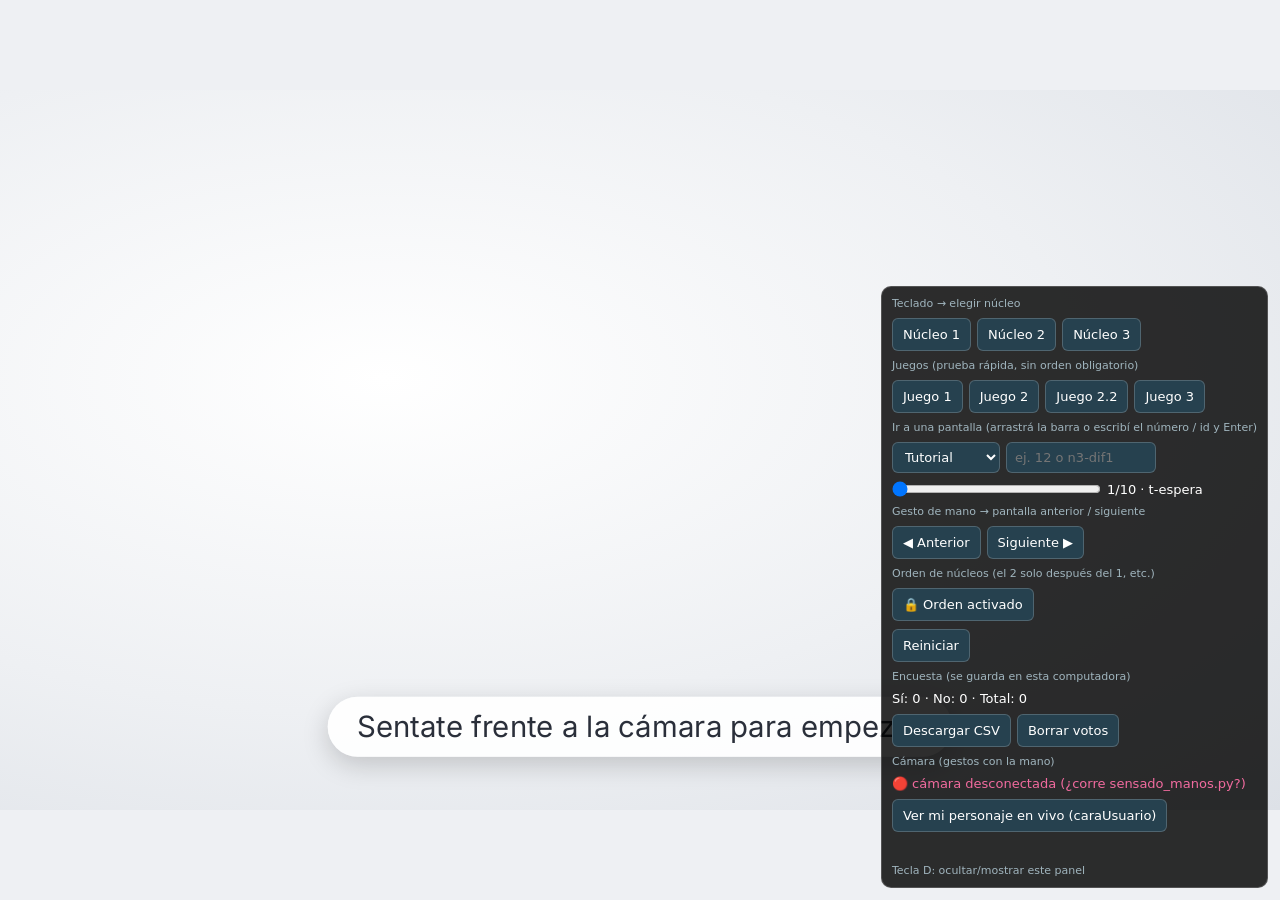
<file: index.html>
<!DOCTYPE html>
<html lang="es">
<head>
<meta charset="UTF-8">
<meta name="viewport" content="width=device-width, initial-scale=1">
<title>Infografía interactiva</title>
<style>
  :root {
    --fondo: #0e2a3b;
    --texto: #eef2ee;
    --texto-suave: #9fb4bd;
    --acento: #f2b134;
    --fade: 600ms;
  }
  * { box-sizing: border-box; margin: 0; padding: 0; }
  html, body { height: 100%; overflow: hidden; background: var(--fondo); cursor: none; }
  body.con-panel { cursor: auto; }
  body { font-family: "Segoe UI", system-ui, -apple-system, Roboto, sans-serif; color: var(--texto); }

  #pantalla {
    position: fixed; inset: 0;
    display: flex; flex-direction: column; align-items: center; justify-content: center;
    text-align: center; padding: 6vmin; gap: 2.2vmin;
  }
  #pantalla[hidden] { display: none; }
  #pantalla:focus { outline: none; }
  #pantalla h1 { font-size: clamp(2.4rem, 8vmin, 6rem); font-weight: 700; letter-spacing: -0.02em; line-height: 1.05; }
  #pantalla p.sub { font-size: clamp(1.1rem, 3vmin, 2rem); color: var(--texto-suave); max-width: 40ch; }
  #pantalla .aviso { margin-top: 4vmin; font-size: clamp(1rem, 2.4vmin, 1.5rem); color: var(--acento); animation: respirar 2.4s ease-in-out infinite; }
  #pantalla .aro { width: 14vmin; height: 14vmin; border-radius: 50%; border: 0.6vmin solid var(--acento); animation: pulso 2.4s ease-in-out infinite; }
  @keyframes respirar { 0%, 100% { opacity: .35; } 50% { opacity: 1; } }
  @keyframes pulso { 0%, 100% { transform: scale(.85); opacity: .5; } 50% { transform: scale(1); opacity: 1; } }

  #nucleo { position: fixed; inset: 0; width: 100%; height: 100%; border: 0; background: #fff; }
  #nucleo[hidden] { display: none; }

  #velo { position: fixed; inset: 0; background: #0a0a0a; opacity: 0; pointer-events: none; transition: opacity var(--fade) ease; z-index: 10; }
  #velo.activo { opacity: 1; }

  /* Confirmación de gesto: una burbuja con la mano y un tilde, abajo al centro */
  #gesto-ok { position: fixed; left: 50%; bottom: 4vmin; z-index: 16; transform: translateX(-50%);
    display: flex; align-items: center; gap: 1.2vmin; padding: 1.2vmin 2.4vmin; border-radius: 999px;
    background: rgba(255,255,255,.95); box-shadow: 0 1vmin 3vmin rgba(0,0,0,.3); pointer-events: none; }
  #gesto-ok[hidden] { display: none; }
  #gesto-ok .gesto-ok-mano { font-size: 4vmin; line-height: 0; }
  #gesto-ok .gesto-ok-tilde { width: 4.5vmin; height: 4.5vmin; border-radius: 50%; display: flex; align-items: center; justify-content: center;
    background: #3FB56A; color: #fff; font: 700 3vmin/1 "Segoe UI", sans-serif; }

  /* Pantalla de error de memoria (encima del núcleo, sin cambiar de pantalla) */
  #error-memoria { position: fixed; inset: 0; z-index: 15; display: flex; align-items: center; justify-content: center;
    background: rgba(10,10,10,.82); font-family: "Press Start 2P", monospace; }
  #error-memoria[hidden] { display: none; }
  #error-memoria .tarjeta-error { width: min(80vw, 1300px); padding: 5vmin 4vmin; text-align: center; background: #000;
    border: 0.8vmin solid #fff; display: flex; flex-direction: column; align-items: center; gap: 3.5vmin; }
  #error-memoria .icono-error { width: 12vmin; height: 12vmin; display: flex; align-items: center; justify-content: center;
    background: #FF2A2A; color: #fff; font-size: 7vmin; }
  #error-memoria .titulo-error { color: #fff; font-size: clamp(16px, 3vmin, 40px); line-height: 1.5; }
  #error-memoria .relato-error { color: #c9c9d6; font-size: clamp(14px, 2.4vmin, 30px); line-height: 1.6; margin: 1.5vmin 0 2vmin; }
  #error-memoria .texto-error { color: #fff; font-size: clamp(14px, 2.6vmin, 34px); line-height: 1.7; }

  /* Pantalla de carga (dentro del velo): solo se ve si la página tarda en estar lista */
  @font-face { font-family: "Press Start 2P"; font-display: block; src: url("assets/nucleo1/fonts/PressStart2P-Regular.ttf") format("truetype"); }
  #carga {
    position: absolute; inset: 0; display: flex; flex-direction: column; align-items: center; justify-content: center;
    gap: 4vmin; font-family: "Press Start 2P", monospace; color: #fff;
    opacity: 0; transition: opacity 200ms steps(2);
  }
  #velo.cargando #carga { opacity: 1; }
  #carga p { font-size: clamp(14px, 2.6vmin, 30px); letter-spacing: .1em; }
  #carga p::after { content: ""; animation: puntos 1.2s steps(4) infinite; }
  @keyframes puntos { 0% { content: ""; } 25% { content: "."; } 50% { content: ".."; } 75% { content: "..."; } }
  /* Barra con "bloques" que se llenan de a saltos, como la del núcleo 1 */
  #carga .barra {
    width: min(60vw, 900px); height: clamp(18px, 4vmin, 44px); padding: 0.6vmin;
    background: #1e1e28; border: 0.5vmin solid #c6ff34;
  }
  #carga .relleno {
    height: 100%; width: 0; background: repeating-linear-gradient(90deg, #c6ff34 0 22px, #a9d062 22px 26px);
  }
  #velo.cargando .relleno { animation: llenar 2.4s steps(16) infinite; }
  @keyframes llenar { 0% { width: 0; } 85%, 100% { width: 100%; } }

  /* Panel de pruebas: reemplaza a los sensores mientras desarrollás */
  #panel {
    position: fixed; right: 12px; bottom: 12px; z-index: 20;
    display: flex; flex-direction: column; gap: 8px; padding: 10px;
    background: rgba(0,0,0,.82); border: 1px solid #ffffff30; border-radius: 10px;
    font-size: 13px; color: #fff; user-select: none;
  }
  #panel[hidden] { display: none; }
  /* prueba de caraUsuario en vivo (se abre desde el panel; Escape o el botón la cierran) */
  #prueba-cara { position: fixed; inset: 0; z-index: 900; background: #0b1024; }
  #prueba-cara[hidden] { display: none; }
  #prueba-cara iframe { width: 100%; height: 100%; border: 0; }
  #prueba-cara button { position: absolute; top: 14px; right: 14px; z-index: 2; font: 600 15px system-ui, sans-serif; padding: 8px 16px;
    border-radius: 999px; border: 2px solid #fff; background: rgba(255,255,255,.15); color: #fff; cursor: pointer; }
  #panel .fila { display: flex; gap: 6px; flex-wrap: wrap; }
  #panel button {
    font: inherit; color: #fff; background: #26414f; border: 1px solid #ffffff30; border-radius: 6px;
    padding: 8px 10px; cursor: pointer;
  }
  #panel button:hover { background: #335767; }
  #panel button:active { background: var(--acento); color: #000; }
  #panel .etq { color: #9fb4bd; font-size: 11px; }
  #panel { cursor: auto; }
  #panel select, #panel input[type=text] { font: inherit; color: #fff; background: #26414f; border: 1px solid #ffffff30;
    border-radius: 6px; padding: 6px 8px; }
  #panel input[type=text] { width: 150px; }
  #panel #estado { color: var(--acento); min-height: 1.2em; }

  @media (prefers-reduced-motion: reduce) {
    #pantalla .aviso, #pantalla .aro { animation: none; }
    #velo { transition-duration: 1ms; }
  }
</style>
</head>
<body>

<div id="pantalla" role="status" aria-live="polite" tabindex="-1"></div>
<iframe id="nucleo" title="Contenido" hidden></iframe>
<!-- Confirmación de gesto detectado por la cámara (aparece un instante y se va) -->
<div id="gesto-ok" hidden><div class="gesto-ok-mano"></div><div class="gesto-ok-tilde">✓</div></div>

<!-- Pantalla de error: se eligió una memoria que no corresponde -->
<div id="error-memoria" hidden>
  <div class="tarjeta-error">
    <div class="icono-error">!</div>
    <p class="titulo-error">¡Esa no es la memoria correcta!</p>
    <p class="relato-error"></p>
    <p class="texto-error"></p>
  </div>
</div>
<div id="velo">
  <div id="carga"><p>CARGANDO</p><div class="barra"><div class="relleno"></div></div></div>
</div>

<div id="panel" hidden>
  <div class="etq">Teclado → elegir núcleo</div>
  <div class="fila" id="fila-nucleos"></div>
  <div class="etq">Juegos (prueba rápida, sin orden obligatorio)</div>
  <div class="fila" id="fila-juegos"></div>
  <div class="etq">Ir a una pantalla (arrastrá la barra o escribí el número / id y Enter)</div>
  <div class="fila">
    <select id="sel-paso" tabindex="-1"></select>
    <input id="txt-pantalla" type="text" list="lista-pantallas" placeholder="ej. 12 o n3-dif1" autocomplete="off">
    <datalist id="lista-pantallas"></datalist>
  </div>
  <div class="fila" style="align-items:center">
    <input id="barra-pantalla" type="range" min="1" max="1" value="1" tabindex="-1" style="flex:1">
    <span id="lbl-pantalla" style="min-width:150px">—</span>
  </div>
  <div class="etq">Gesto de mano → pantalla anterior / siguiente</div>
  <div class="fila">
    <button type="button" tabindex="-1" data-accion="ANTERIOR">◀ Anterior</button>
    <button type="button" tabindex="-1" data-accion="SIGUIENTE">Siguiente ▶</button>
  </div>
  <div class="etq">Orden de núcleos (el 2 solo después del 1, etc.)</div>
  <div class="fila"><button type="button" tabindex="-1" id="btn-orden"></button></div>
  <div class="fila"><button type="button" tabindex="-1" data-accion="REINICIAR">Reiniciar</button></div>
  <div class="etq">Encuesta (se guarda en esta computadora)</div>
  <div id="votos-resumen" class="etq" style="color:#fff;font-size:13px"></div>
  <div class="fila">
    <button type="button" tabindex="-1" id="btn-votos-csv">Descargar CSV</button>
    <button type="button" tabindex="-1" id="btn-votos-borrar">Borrar votos</button>
  </div>
  <div class="etq">Cámara (gestos con la mano)</div>
  <div id="estado-camara" class="etq" style="font-size:13px">⚪ buscando el sensado…</div>
  <div class="fila"><button type="button" tabindex="-1" id="btn-prueba-cara">Ver mi personaje en vivo (caraUsuario)</button></div>
  <div id="estado"></div>
  <div class="etq">Tecla D: ocultar/mostrar este panel</div>
</div>

<div id="prueba-cara" hidden><button type="button" tabindex="-1" id="btn-cerrar-prueba">✕ Cerrar (Esc)</button><iframe title="Prueba de caraUsuario"></iframe></div>

<script src="js/manos.js"></script>
<script>
/* ============================================================
   CONFIGURACIÓN
   ============================================================ */
const CONFIG = {
  textoStandby: '<span data-mano="der"></span> Arrastrá con la mano derecha para continuar',
  textoFin: "Gracias por participar",
  textoReinicio: '<span data-mano="der"></span> Arrastrá con la mano derecha para volver al inicio',

  /* Tutorial de navegación: lo primero que se ve. Funciona como un núcleo más
     (sus pantallas reciben Siguiente/Anterior) y al terminarlo pasa al núcleo 1. */
  tutorial: "nucleos/tutorial.html",

  /* standby (opcional): una página propia que se muestra ANTES del núcleo, en lugar de la pantalla
     genérica. sinStandby: true → se pasa directo al núcleo, sin pantalla previa. Siguiente/Anterior en esa página los maneja el contenedor. */
  nucleos: [
    { archivo: "nucleos/nucleo1.html", titulo: "Núcleo 1", subtitulo: "Descripción corta del núcleo 1",
      standby: "nucleos/nucleo1-memoria.html", memoria: { nombre: "UNO", color: "ROJO", hex: "#FF2A2A" } },
    { archivo: "nucleos/nucleo2.html", titulo: "Núcleo 2", subtitulo: "Descripción corta del núcleo 2",
      sinStandby: true,   // el "Inserte la memoria DOS" ya está al final del núcleo 1
      memoria: { nombre: "DOS", color: "VERDE", hex: "#00C80F" } },
    { archivo: "nucleos/nucleo3.html", titulo: "Núcleo 3", subtitulo: "Descripción corta del núcleo 3",
      sinStandby: true,   // el "Insertá la memoria TRES" ya está al final del núcleo 2
      memoria: { nombre: "TRES", color: "AZUL", hex: "#2F9BFF" } }
    // el juego de difusión está dentro del núcleo 3 (botón "Juego 3" del panel para probarlo directo)
  ],

  /* Qué tecla dispara qué acción. En la instalación real:
     - el teclado elige el núcleo,
     - el gesto (MediaPipe) llamará a Acciones.emitir("SIGUIENTE") / Acciones.emitir("ANTERIOR"). */
  teclas: {
    SIGUIENTE:   ["Space", "ArrowRight"],   // placeholder del gesto
    ANTERIOR:    ["KeyA", "ArrowLeft"],
    // S / O / C: las teclas que mandan las memorias de la instalación (O y el cero, por las dudas, van al 2).
    // Q/W/E y 1/2/3 quedan para probar con el teclado.
    NUCLEO:      { KeyS: 0, KeyO: 1, Digit0: 1, Numpad0: 1, KeyC: 2,
                   KeyQ: 0, KeyW: 1, KeyE: 2,
                   Digit1: 0, Digit2: 1, Digit3: 2, Numpad1: 0, Numpad2: 1, Numpad3: 2 },
    REINICIAR:   "KeyR",
    PANEL:       "KeyD"
  },

  ordenObligatorio: true,  // un núcleo solo se abre si ya se abrió el anterior (se cambia desde el panel)
  panelPruebas: true,      // mostrar el panel de botones (poné false en la instalación)
  inactividadMs: 120000,   // sin actividad → vuelve al inicio (0 = desactivado)
  pantallaCompleta: true,
  /* Cámara (sensado/sensado_manos.py): manda "siguiente" / "anterior" por WebSocket.
     Si el script no está corriendo, la página reintenta sola; el teclado sigue funcionando igual. */
  camaraWS: "ws://localhost:9980",
  camaraReintentoMs: 3000,
  fadeMs: 600
};

/* ============================================================
   SECUENCIA: tutorial → [standby 1] → núcleo 1 → standby → núcleo 2 → standby → núcleo 3 → fin
   (el primer núcleo solo lleva standby si tiene uno propio; el paso 0 es el "inicio")
   ============================================================ */
const pasos = CONFIG.tutorial ? [{ tipo: "tutorial" }] : [];
const conPantallas = tipo => tipo === "nucleo" || tipo === "tutorial";   // reciben Siguiente/Anterior
CONFIG.nucleos.forEach((n, i) => {
  if ((i > 0 && !n.sinStandby) || n.standby) pasos.push({ tipo: "standby", nucleo: i });
  pasos.push({ tipo: "nucleo", nucleo: i });
});
// sin pantalla final: al terminar el núcleo 3 se vuelve al principio (la espera del tutorial)
// pasos.push({ tipo: "fin" });

/* ============================================================
   ORQUESTADOR
   ============================================================ */
const pantalla = document.getElementById("pantalla");
const iframe   = document.getElementById("nucleo");
const velo     = document.getElementById("velo");
const panel    = document.getElementById("panel");
const estado   = document.getElementById("estado");

document.documentElement.style.setProperty("--fade", CONFIG.fadeMs + "ms");

let pasoActual = 0;
let ocupado = false;
let nucleoListo = false;   // el núcleo avisa cuando ya puede recibir acciones
let alEstarListo = null;   // irA espera este aviso antes de sacar el velo
let temporizadorInactividad = null;
const visitados = new Set();   // núcleos que ya se abrieron en esta visita

/* ---------- Encuesta: los votos se guardan en el navegador de esta computadora (localStorage) ---------- */
const CLAVE_VOTOS = "pictoria-votos";
function leerVotos() {
  try { return JSON.parse(localStorage.getItem(CLAVE_VOTOS)) || []; } catch (e) { return []; }
}
function guardarVoto(pregunta, respuesta) {
  const votos = leerVotos();
  votos.push({ pregunta, respuesta, fecha: new Date().toISOString() });
  try { localStorage.setItem(CLAVE_VOTOS, JSON.stringify(votos)); } catch (e) {}
  pintarVotos();
}
function pintarVotos() {
  const votos = leerVotos(), si = votos.filter(v => v.respuesta === "si").length;
  const el = document.getElementById("votos-resumen");
  if (el) el.textContent = `Sí: ${si} · No: ${votos.length - si} · Total: ${votos.length}`;
}
function descargarVotos() {
  const filas = [["fecha", "pregunta", "respuesta"]].concat(leerVotos().map(v => [v.fecha, v.pregunta, v.respuesta]));
  const csv = filas.map(f => f.join(",")).join("\n");
  const a = document.createElement("a");
  a.href = URL.createObjectURL(new Blob(["\ufeff" + csv], { type: "text/csv;charset=utf-8" }));
  a.download = "pictoria-votos-" + new Date().toISOString().slice(0, 10) + ".csv";
  a.click();
  setTimeout(() => URL.revokeObjectURL(a.href), 1000);
}

const esperar = ms => new Promise(r => setTimeout(r, ms));
const avisar = txt => { estado.textContent = txt; };

function dibujarPantalla(paso) {
  let html = "";
  if (paso.tipo === "standby") {
    const n = CONFIG.nucleos[paso.nucleo];
    html = `<div class="aro"></div><h1>${n.titulo}</h1><p class="sub">${n.subtitulo}</p><p class="aviso">${CONFIG.textoStandby}</p>`;
  } else if (paso.tipo === "fin") {
    html = `<h1>${CONFIG.textoFin}</h1><p class="aviso">${CONFIG.textoReinicio}</p>`;
  }
  pantalla.innerHTML = html;
  Manos.llenar(pantalla);
}

// consulta (opcional): se agrega a la URL del núcleo, ej. "inicio=d1" para arrancar en esa pantalla
async function irA(indice, consulta) {
  confirmacionActiva = true;   // cada página nueva arranca con la confirmación prendida
  ocupado = true;
  nucleoListo = false;
  velo.classList.add("activo");
  await esperar(CONFIG.fadeMs);

  pasoActual = indice;
  const selPaso = document.getElementById("sel-paso");   // panel: muestra el paso actual y vacía la lista de pantallas
  if (selPaso) selPaso.value = indice;
  pintarPantallas([], -1);
  const paso = pasos[indice];
  if (indice === 0) visitados.clear();   // visitante nuevo

  const standbyPropio = paso.tipo === "standby" && CONFIG.nucleos[paso.nucleo].standby;
  if (conPantallas(paso.tipo) || standbyPropio) {
    if (paso.tipo === "nucleo") visitados.add(paso.nucleo);
    pantalla.hidden = true;
    iframe.hidden = false;
    iframe.onload = () => { try { iframe.contentWindow.focus(); } catch (e) {} };
    iframe.src = (paso.tipo === "tutorial" ? CONFIG.tutorial : (standbyPropio || CONFIG.nucleos[paso.nucleo].archivo))
               + (consulta && !standbyPropio ? "?" + consulta : "");
  } else {
    // El foco estaba dentro del iframe: al ocultarlo hay que devolvérselo al contenedor,
    // si no las teclas no le llegan a nadie hasta que se hace clic.
    // Ojo: sin esto, la carga de "about:blank" dispara el onload anterior y el iframe oculto
    // vuelve a robarse el foco.
    iframe.onload = null;
    iframe.blur();
    iframe.hidden = true;
    iframe.src = "about:blank";
    window.focus();
    pantalla.hidden = false;
    pantalla.focus({ preventScroll: true });
    dibujarPantalla(paso);
  }

  // Si se cargó una página, el velo sigue puesto hasta que avise que está lista
  // (así no se ve el núcleo anterior ni el nuevo a medio armar). Máximo 4 s por las dudas.
  // Si tarda más de medio segundo, aparece la pantalla de carga (en local casi nunca se ve).
  if (!iframe.hidden) {
    const mostrarCarga = setTimeout(() => velo.classList.add("cargando"), 500);
    await Promise.race([new Promise(r => { alEstarListo = r; }), esperar(4000)]);
    alEstarListo = null;
    clearTimeout(mostrarCarga);
    velo.classList.remove("cargando");
  }

  velo.classList.remove("activo");
  await esperar(CONFIG.fadeMs);
  ocupado = false;
  reiniciarInactividad();
}

/* Con los gestos (o las flechas) no se pasa a otro núcleo: a un núcleo se entra sólo con la tecla
   de su memoria (irANucleo). Así el visitante tiene que insertar la memoria que corresponde. */
function esNucleo(i) { return pasos[i] && pasos[i].tipo === "nucleo"; }

function avanzarPaso() {
  if (ocupado) return;
  const siguiente = pasoActual + 1;
  if (esNucleo(siguiente)) { avisar("Para seguir, insertá la memoria"); return; }
  irA(siguiente < pasos.length ? siguiente : 0);
}

function retrocederPaso() {
  if (ocupado || pasoActual === 0) return;
  if (esNucleo(pasoActual - 1)) return;
  irA(pasoActual - 1);
}

/* Atajos de prueba del panel: abren un núcleo directo en la pantalla de su juego (sin orden obligatorio).
   pantalla: id de la <section> donde arranca el juego (null = todavía no existe). */
const JUEGOS = [
  { nombre: "Juego 1",   nucleo: 0, pantalla: "p7" },        // núcleo 1: probar la tableta → unir puntos
  { nombre: "Juego 2",   nucleo: 1, pantalla: "j2-intro" },  // núcleo 2: gatos y bicicletas
  { nombre: "Juego 2.2", nucleo: 1, pantalla: "j22-observa" },  // núcleo 2: observar peces y dibujar uno
  { nombre: "Juego 3",   nucleo: 2, pantalla: "d1" }         // núcleo 3: juego de difusión
];
function irAJuego(j) {
  if (ocupado) return;
  if (!j.pantalla) { avisar(j.nombre + ": todavía no está hecho"); return; }
  const indice = pasos.findIndex(p => p.tipo === "nucleo" && p.nucleo === j.nucleo);
  if (indice !== -1) irA(indice, "inicio=" + j.pantalla);
}

/* ---------- Panel: ir directo a una pantalla ----------
   El selector elige el paso (tutorial, núcleo, fin; sin orden obligatorio). La barra y el texto saltan a
   una pantalla del paso cargado: el núcleo avisa su lista de pantallas con el mensaje "pantalla". */
let pantallasPaso = [];
function nombrePaso(p) {
  if (p.tipo === "tutorial") return "Tutorial";
  if (p.tipo === "standby") return "Memoria " + (p.nucleo + 1);
  if (p.tipo === "nucleo") return "Núcleo " + (p.nucleo + 1);
  return "Fin";
}
function pintarPantallas(ids, actual) {
  pantallasPaso = ids.map(s => s.replace(/^#/, ""));
  const barra = document.getElementById("barra-pantalla");
  barra.max = Math.max(1, pantallasPaso.length);
  barra.value = actual + 1;
  document.getElementById("lbl-pantalla").textContent = pantallasPaso.length
    ? (actual + 1) + "/" + pantallasPaso.length + " · " + pantallasPaso[actual] : "—";
  document.getElementById("lista-pantallas").innerHTML = pantallasPaso.map(id => `<option value="${id}">`).join("");
}
function irAPantalla(i) {
  if (i < 0 || i >= pantallasPaso.length) { avisar("No existe esa pantalla"); return; }
  emitir("IR_A_PANTALLA", { indice: i });
}
function prepararIrAPantalla() {
  const sel = document.getElementById("sel-paso");
  sel.innerHTML = pasos.map((p, i) => `<option value="${i}">${nombrePaso(p)}</option>`).join("");
  sel.addEventListener("change", () => {
    if (ocupado) return;
    pantallasPaso = [];
    document.getElementById("lbl-pantalla").textContent = "—";
    irA(+sel.value);
    sel.blur();
  });
  const barra = document.getElementById("barra-pantalla"), lbl = document.getElementById("lbl-pantalla");
  barra.addEventListener("input", () => {   // mientras se arrastra: sólo muestra a cuál va a ir
    const i = barra.value - 1;
    lbl.textContent = (i + 1) + "/" + pantallasPaso.length + " · " + (pantallasPaso[i] || "—");
  });
  barra.addEventListener("change", () => { irAPantalla(barra.value - 1); barra.blur(); });   // al soltar, va
  const txt = document.getElementById("txt-pantalla");
  txt.addEventListener("keydown", (e) => {
    if (e.key !== "Enter") return;
    const v = txt.value.trim().replace(/^#/, "");
    irAPantalla(/^\d+$/.test(v) ? +v - 1 : pantallasPaso.indexOf(v));
    txt.value = ""; txt.blur();
  });
}

/* Muestra qué memoria insertar, siguiendo la narrativa de la IA que crece; se va sola a los pocos segundos.
   pedido: el núcleo de la memoria que insertó; esperado: el que le toca. */
// adelantarse: según la etapa en la que está la IA (la que le toca)
const RELATO_ADELANTARSE = [
  "Sos una IA recién nacida: todavía estás en tus primeros días de vida.<br>Primero tenés que aprender a seguir reglas.",
  "Todavía no aprendiste por tu cuenta.<br>Antes de crear imágenes, tenés que aprender de la experiencia.",
  "¡Ya casi! Te falta una última etapa para convertirte en una IA que crea imágenes."
];
let temporizadorError = null;
function mostrarErrorMemoria(esperado, pedido) {
  const caja = document.getElementById("error-memoria"), texto = caja.querySelector(".texto-error");
  const titulo = caja.querySelector(".titulo-error"), relato = caja.querySelector(".relato-error");
  const n = CONFIG.nucleos[esperado];
  if (!n) {
    titulo.textContent = "¡Ya terminaste tu evolución!";
    relato.innerHTML = "Recorriste todas las etapas: ya sos una IA de última generación.";
    texto.textContent = "";
  } else if (pedido !== undefined && pedido < esperado) {
    titulo.textContent = "¡Esa etapa ya la viviste!";
    relato.innerHTML = "No se puede volver a ser una IA más chiquita: ahora te toca seguir creciendo.";
  } else {
    titulo.textContent = "¡Todavía no!";
    relato.innerHTML = RELATO_ADELANTARSE[esperado] || "Todavía no llegaste a esa etapa.";
  }
  if (n) {
    const m = n.memoria || { nombre: String(esperado + 1) };
    texto.innerHTML = `Insertá la memoria <span style="color:${m.hex || "#fff"}">${m.nombre}</span>` +
      (m.color ? `<br>color <span style="color:${m.hex}">${m.color}</span> en la ranura` : " en la ranura");
  }
  avisar("Memoria equivocada → va la " + (n ? (esperado + 1) : "—"));
  caja.hidden = false;
  caja.animate([{ opacity: 0, transform: "scale(1.04)" }, { opacity: 1, transform: "none" }], { duration: 250, easing: "ease-out" });
  clearTimeout(temporizadorError);
  temporizadorError = setTimeout(() => {
    caja.animate([{ opacity: 1 }, { opacity: 0 }], { duration: 300 }).onfinish = () => { caja.hidden = true; };
  }, 6000);   // un poco más que antes: ahora tiene más texto para leer
  reiniciarInactividad();
}

function irANucleo(n) {
  if (ocupado) return;
  // Insertar la memoria arranca el núcleo directamente. Su pantalla previa ("Insertá la memoria…")
  // es la que pide la memoria: se ve al llegar desde el paso anterior (ej. al terminar el tutorial).
  const indice = pasos.findIndex(p => p.tipo === "nucleo" && p.nucleo === n);
  if (indice === -1 || indice === pasoActual) return;
  // Orden obligatorio: solo se puede entrar al núcleo que sigue (el siguiente al último visitado).
  // Si eligió otro (adelantarse o volver a uno ya hecho), se le dice qué memoria insertar.
  if (CONFIG.ordenObligatorio) {
    const esperado = visitados.size ? Math.max(...visitados) + 1 : 0;
    if (n !== esperado) { mostrarErrorMemoria(esperado, n); return; }
  }
  irA(indice);
}

function reiniciar() {
  if (ocupado || pasoActual === 0) return;
  irA(0);
}

/* ============================================================
   BUS DE ACCIONES
   Todos los sensores terminan acá. Los núcleos nunca ven teclas ni cámara.
   ============================================================ */
function emitir(accion, datos = {}) {
  reiniciarInactividad();
  const tipoPaso = pasos[pasoActual].tipo;
  avisar(accion + (datos.tipo ? " (" + datos.tipo + ")" : "") + (datos.nucleo !== undefined ? " " + (datos.nucleo + 1) : ""));

  if (accion === "IR_A_NUCLEO") { irANucleo(datos.nucleo); return; }
  if (accion === "REINICIAR")   { reiniciar(); return; }

  // Fuera de un núcleo (standby, fin), SIGUIENTE avanza en el contenedor
  if (accion === "SIGUIENTE" && !conPantallas(tipoPaso)) { avanzarPaso(); return; }
  if (accion === "ANTERIOR"  && !conPantallas(tipoPaso)) { retrocederPaso(); return; }

  // Dentro de un núcleo, el núcleo decide qué hacer con la acción
  if (conPantallas(tipoPaso) && nucleoListo && !ocupado) {
    iframe.contentWindow.postMessage({ origen: "contenedor", tipo: "accion", accion, datos }, "*");
  }
}
window.Acciones = { emitir };

/* ---------- Cámara: gestos de la mano (MediaPipe en sensado/sensado_manos.py) ----------
   El script de Python abre un WebSocket y manda "siguiente" o "anterior" con cada deslizamiento.
   Entran por el mismo bus que las teclas (Espacio / A), así que todo lo demás funciona igual. */
/* Muestra un instante qué gesto se detectó (mano roja o azul + tilde verde), para que la persona
   sepa que el sistema la vio y no repita el gesto aunque la pantalla tarde un poco en cambiar.
   Se muestra con la cámara y también con el teclado (Espacio/→ y A/←), para poder probarlo. */
let temporizadorGesto = null;
let confirmacionActiva = true;   // un núcleo la puede apagar (ej. en los juegos de dibujo)
function confirmarGesto(lado) {
  if (!confirmacionActiva) return;
  const caja = document.getElementById("gesto-ok");
  caja.querySelector(".gesto-ok-mano").innerHTML = Manos.svg(lado);
  caja.hidden = false;
  caja.animate([{ opacity: 0, transform: "translateX(-50%) scale(.7)" }, { opacity: 1, transform: "translateX(-50%) scale(1.08)" },
                { opacity: 1, transform: "translateX(-50%) scale(1)" }], { duration: 300, easing: "ease-out" });
  clearTimeout(temporizadorGesto);
  temporizadorGesto = setTimeout(() => {
    caja.animate([{ opacity: 1 }, { opacity: 0 }], { duration: 250 }).onfinish = () => { caja.hidden = true; };
  }, 1100);
}

(function conectarCamara() {
  const estadoCam = document.getElementById("estado-camara");
  const pintar = (txt, color) => { estadoCam.textContent = txt; estadoCam.style.color = color; };
  let ws;
  try { ws = new WebSocket(CONFIG.camaraWS); }
  catch (e) { setTimeout(conectarCamara, CONFIG.camaraReintentoMs); return; }
  ws.onopen = () => pintar("🟢 cámara conectada", "#8BC34A");
  ws.onmessage = (e) => {
    const msg = String(e.data).trim().toLowerCase();
    if (msg === "siguiente") { confirmarGesto("der"); emitir("SIGUIENTE"); }
    else if (msg === "anterior") { confirmarGesto("izq"); emitir("ANTERIOR"); }
  };
  ws.onclose = () => {   // el script no está corriendo (o se cortó): reintentar
    pintar("🔴 cámara desconectada (¿corre sensado_manos.py?)", "#F06A9E");
    setTimeout(conectarCamara, CONFIG.camaraReintentoMs);
  };
})();

/* ---------- Inactividad ---------- */
function reiniciarInactividad() {
  clearTimeout(temporizadorInactividad);
  if (CONFIG.inactividadMs > 0 && pasoActual !== 0) {
    temporizadorInactividad = setTimeout(reiniciar, CONFIG.inactividadMs);
  }
}

/* ---------- Teclado (llega tanto del contenedor como reenviado por los núcleos) ---------- */
function procesarTecla(code, abajo) {
  const T = CONFIG.teclas;

  if (!abajo) return false;

  // con el teclado también se muestra la confirmación del gesto (para probar sin cámara)
  if (T.SIGUIENTE.includes(code))        { confirmarGesto("der"); emitir("SIGUIENTE"); return true; }
  if (T.ANTERIOR.includes(code))         { confirmarGesto("izq"); emitir("ANTERIOR"); return true; }
  if (code in T.NUCLEO)                  { emitir("IR_A_NUCLEO", { nucleo: T.NUCLEO[code] }); return true; }
  if (code === T.REINICIAR)              { emitir("REINICIAR"); return true; }
  if (code === T.PANEL)                  { alternarPanel(); return true; }
  return false;
}

function pidePantallaCompleta() {
  if (CONFIG.pantallaCompleta && !document.fullscreenElement) {
    document.documentElement.requestFullscreen?.().catch(() => {});
  }
}

window.addEventListener("keydown", (e) => {
  if (e.target.matches && e.target.matches("#panel input")) return;   // escribiendo en el panel
  if (e.repeat) { e.preventDefault(); return; }
  pidePantallaCompleta();
  if (procesarTecla(e.code, true)) e.preventDefault();
});
window.addEventListener("keyup", (e) => {
  if (e.target.matches && e.target.matches("#panel input")) return;
  if (procesarTecla(e.code, false)) e.preventDefault();
});

/* ---------- Mensajes desde los núcleos ---------- */
window.addEventListener("message", (e) => {
  if (e.source !== iframe.contentWindow) return;
  const msg = e.data;
  if (!msg || msg.origen !== "infografia") return;

  switch (msg.tipo) {
    case "pantalla":   pintarPantallas(msg.ids || [], msg.actual); break;
    case "listo":      nucleoListo = true; if (alEstarListo) alEstarListo(); break;
    case "voto":       guardarVoto(msg.pregunta, msg.respuesta); break;
    case "confirmacion": confirmacionActiva = !!msg.activa; break;
    case "pedir-votos": {
      const v = leerVotos().filter(x => !msg.pregunta || x.pregunta === msg.pregunta);
      const si = v.filter(x => x.respuesta === "si").length;
      iframe.contentWindow.postMessage({ origen: "contenedor", tipo: "votos", si, no: v.length - si }, "*");
      break;
    }
    case "terminado":  nucleoListo = false; avanzarPaso(); break;
    case "volver":     nucleoListo = false; retrocederPaso(); break;
    case "actividad":  reiniciarInactividad(); break;
    case "reiniciar":  reiniciar(); break;
    case "tecla":      procesarTecla(msg.code, msg.abajo); break;   // teclas con el foco dentro del núcleo
  }
});

/* ---------- Panel de pruebas ---------- */
function alternarPanel() {
  panel.hidden = !panel.hidden;
  document.body.classList.toggle("con-panel", !panel.hidden);
}

(function armarPanel() {
  const fila = document.getElementById("fila-nucleos");
  CONFIG.nucleos.forEach((n, i) => {
    const b = document.createElement("button");
    b.type = "button"; b.tabIndex = -1; b.textContent = "Núcleo " + (i + 1);
    b.addEventListener("click", () => emitir("IR_A_NUCLEO", { nucleo: i }));
    fila.appendChild(b);
  });
  prepararIrAPantalla();
  const filaJuegos = document.getElementById("fila-juegos");
  JUEGOS.forEach(j => {
    const b = document.createElement("button");
    b.type = "button"; b.tabIndex = -1; b.textContent = j.nombre;
    if (!j.pantalla) b.style.opacity = ".45";
    b.addEventListener("click", () => irAJuego(j));
    filaJuegos.appendChild(b);
  });
  panel.querySelectorAll("[data-accion]").forEach(b =>
    b.addEventListener("click", () => emitir(b.dataset.accion)));

  document.getElementById("btn-votos-csv").addEventListener("click", descargarVotos);
  document.getElementById("btn-votos-borrar").addEventListener("click", () => {
    if (confirm("¿Borrar todos los votos guardados? Antes conviene descargar el CSV.")) {
      try { localStorage.removeItem(CLAVE_VOTOS); } catch (e) {}
      pintarVotos();
    }
  });
  pintarVotos();

  const bo = document.getElementById("btn-orden");
  const pintarOrden = () => { bo.textContent = CONFIG.ordenObligatorio ? "🔒 Orden activado" : "🔓 Orden desactivado"; };
  bo.addEventListener("click", () => { CONFIG.ordenObligatorio = !CONFIG.ordenObligatorio; pintarOrden(); });
  pintarOrden();

  // Evita que los botones del panel roben el foco y reaccionen a Espacio/Enter
  // (menos en la barra, el texto y el selector, que necesitan el mouse para funcionar)
  panel.addEventListener("mousedown", e => { if (!e.target.closest("input, select")) e.preventDefault(); });

  if (CONFIG.panelPruebas) alternarPanel();
})();

/* ---------- Arranque ---------- */
irA(0);
window.focus();

/* ---------- Panel: ver el personaje en vivo (pruebas/carausuario.html) ----------
   Se abre encima de todo, sin cortar el recorrido; se carga al abrir y se descarga al cerrar (así no queda usando la cámara). */
(function () {
  const capa = document.getElementById("prueba-cara"), marco = capa.querySelector("iframe");
  function abrir() { marco.src = "pruebas/carausuario.html"; capa.hidden = false; }
  function cerrar() { capa.hidden = true; marco.src = "about:blank"; try { window.focus(); } catch (e) {} }
  document.getElementById("btn-prueba-cara").addEventListener("click", abrir);
  document.getElementById("btn-cerrar-prueba").addEventListener("click", cerrar);
  window.addEventListener("keydown", (e) => { if (e.code === "Escape" && !capa.hidden) cerrar(); });
  marco.addEventListener("load", () => {   // Escape también con el foco adentro de la prueba
    try { marco.contentWindow.addEventListener("keydown", (e) => { if (e.code === "Escape") cerrar(); }); } catch (e) {}
  });
})();
</script>
</body>
</html>
</file>
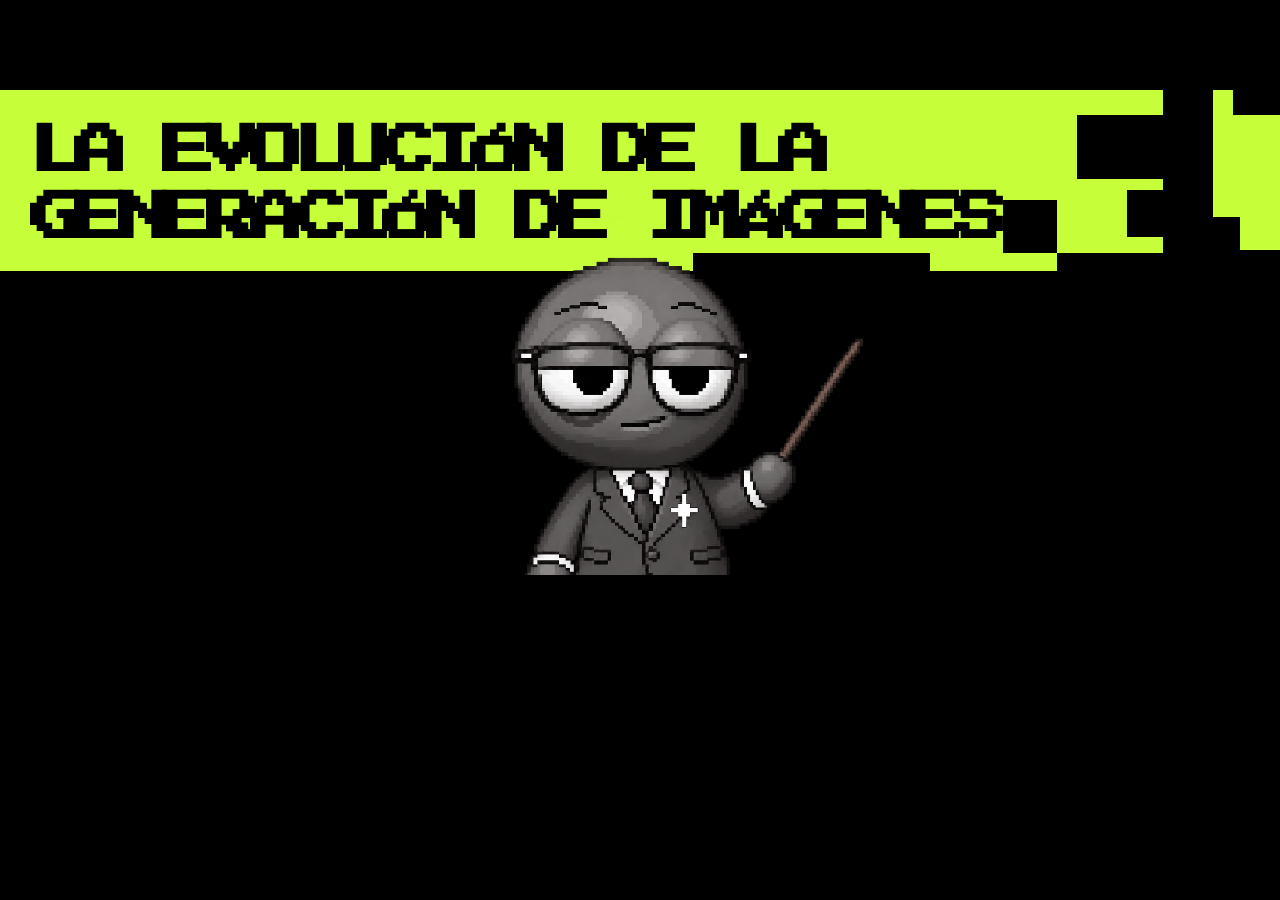
<file: nucleos/nucleo1-memoria.html>
<!DOCTYPE html>
<html lang="es">
<head>
<meta charset="UTF-8">
<title>Núcleo 1 · Antes de empezar</title>
<link rel="stylesheet" href="../css/nucleo1.css">
</head>
<body>
<div id="escenario">

  <!-- ============ Pantalla previa al núcleo 1: insertar memoria ============ -->
  <section id="p1" class="slide">
    <!-- Cabecera verde con borde pixelado -->
    <svg id="n1-cabecera" viewBox="0 0 1920 290" shape-rendering="crispEdges">
      <g fill="#c6ff3a">
        <rect x="0" y="0" width="1745" height="245"/>
        <rect x="0" y="245" width="1040" height="27"/>
        <rect x="1395" y="245" width="190" height="27"/>
        <rect x="1820" y="0" width="100" height="240"/>
      </g>
      <g fill="#000">
        <rect x="1615" y="38" width="130" height="95"/>
        <rect x="1505" y="165" width="80" height="80"/>
        <rect x="1690" y="150" width="55" height="70"/>
        <rect x="1850" y="0" width="70" height="38"/>
        <rect x="1820" y="190" width="40" height="50"/>
      </g>
    </svg>
    <h1 id="n1-titulo">LA EVOLUCIÓN DE LA<br>GENERACIÓN DE IMÁGENES</h1>

    <img id="n1-profe" src="../assets/nucleo1/img/profesor-puntero.png" alt="">

    <div id="n1-caja">
      <p class="n1-linea">Insertá la memoria <span class="rojo">UNO</span><br>color <span class="rojo">ROJO</span> en la ranura</p>
    </div>
  </section>
</div>

<script src="../libs/gsap.min.js"></script>
<script src="../js/puente.js"></script>
<script src="../js/manos.js"></script>
<script src="../js/nucleo1-memoria.js"></script>
</body>
</html>
</file>
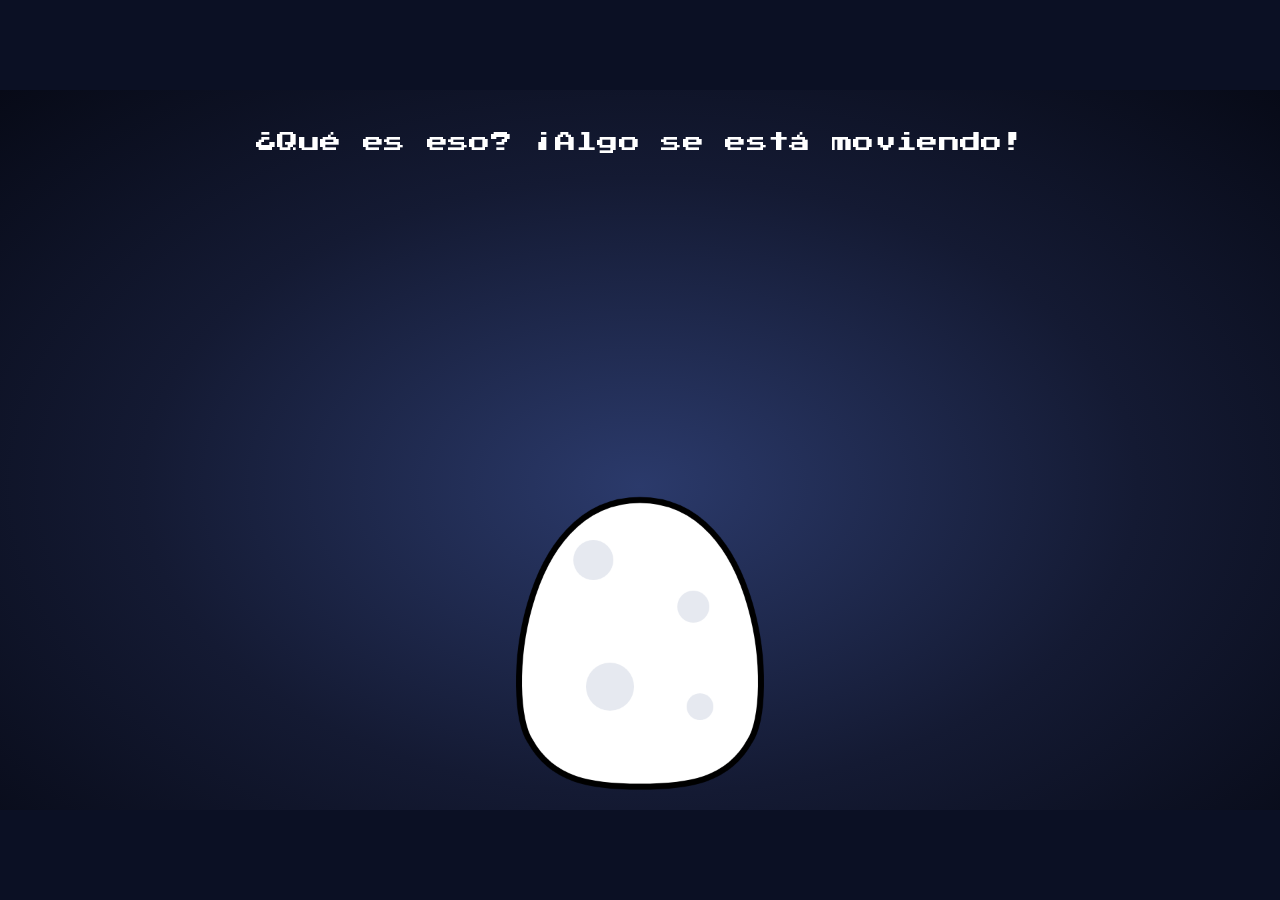
<file: nucleos/nucleo1.html>
<!DOCTYPE html>
<html lang="es">
<head>
<meta charset="UTF-8">
<title>Núcleo 1</title>
<link rel="stylesheet" href="../css/nucleo1.css">
</head>
<body>
<!-- La pantalla "Inserte la memoria" está en nucleo1-memoria.html (se muestra antes de este núcleo) -->
<div id="escenario">
  <!-- ============ Pantalla 1: Pictoria cargando ============ -->
  <!-- Evolución del personaje del visitante (la arma js/evolucion.js) -->
  <section id="evo" class="slide"></section>

  <section id="p1" class="slide">
    <img id="p1-adn" src="../assets/nucleo1/img/ico-adn.svg" alt="">

    <h1 id="p1-titulo"><span>P</span><span>I</span><span>C</span><span>T</span><span>O</span><span>R</span><span>I</span><span>A</span></h1>

    <div id="p1-barra">
      <div id="p1-relleno"></div>
      <p id="p1-estado">Generando ejemplos</p>
    </div>

    <div id="p1-tema">
      <img id="p1-birrete" src="../assets/nucleo1/img/ico-birrete.svg" alt="">
      <p id="p1-subtitulo">1. Sistemas expertos</p>
    </div>

    <p id="p1-aviso"><span data-mano="der"></span> Arrastrá con la mano derecha para comenzar</p>
  </section>
  <!-- ============ Pantalla 2: bienvenida del profe ============ -->
  <section id="p2" class="slide">
    <div id="p2-caja">
      <img id="p2-profe" src="../assets/nucleo1/img/profe-cara.png" alt="">
      <div id="p2-placa"></div>
      <div id="p2-dialogo">
        <h2>¡Bienvenida, pequeña IA!</h2>
        <p><span class="verde">Soy tu profe</span> y voy a guiarte en tu evolución para ser una <span class="violeta">IA generativa de imágenes</span> impecable</p>
      </div>
    </div>

    <!-- Progreso de la evolución: 0% -->
    <div id="p2-progreso">
      <div id="p2-porcentaje">0%</div>
      <div class="p2-marca" style="left: 8px"></div>
      <div class="p2-marca" style="left: 482px"></div>
      <div class="p2-marca" style="left: 960px"></div>
      <div id="p2-barra"><div id="p2-relleno"></div></div>
      <div id="p2-robot"><i></i><i></i></div>
    </div>

    <div id="p2-nivel">
      <img id="p2-birrete" src="../assets/nucleo1/img/ico-birrete.svg" alt="">
      <svg id="p2-uno" viewBox="0 0 262 305" shape-rendering="crispEdges">
        <path fill="#c6ff34" d="M87 0H175V263H262V305H0V263H87V86H43V45H87Z"/>
      </svg>
      <p class="p2-linea">SOS UN <span class="violeta">SISTEMA EXPERTO</span></p>
      <p class="p2-linea">UNA <span class="violeta">IA RECIÉN NACIDA</span></p>
    </div>
  </section>

  <!-- ============ Pantalla 3: ¿Qué es un sistema experto? ============ -->
  <section id="p3" class="slide">
    <h1 id="p3-titulo"><span class="verde">¿Qué es un</span> <span class="violeta">Sistema Experto?</span></h1>

    <!-- Línea de tiempo -->
    <div id="p3-guiones-izq" class="p3-guiones"></div>
    <img id="p3-reloj" src="../assets/nucleo1/img/ico-reloj.svg" alt="">
    <div id="p3-guiones-der" class="p3-guiones"></div>
    <div id="p3-linea"></div>

    <div id="p3-hito-inicio" class="p3-hito">
      <div class="p3-punto"></div><div class="p3-palo"></div>
      <div class="p3-etiqueta">Surgen en<br>1960/1970</div>
    </div>
    <div id="p3-hito-fin" class="p3-hito">
      <div class="p3-flecha"></div><div class="p3-palo"></div>
      <div class="p3-etiqueta">Actualidad</div>
    </div>

    <!-- Tarjetas -->
    <div id="p3-definicion" class="p3-tarjeta">
      <h2>DEFINICIÓN</h2>
      <p><span class="violeta">Sos un programa</span> que imita las <span class="violeta">decisiones de un experto</span> humano.</p>
      <div class="p3-sep"></div>
      <div class="p3-iconos">
        <img class="p3-icono" src="../assets/nucleo1/img/arbol.svg" alt="">
        <img class="p3-icono" src="../assets/nucleo1/img/flujo.svg" alt="">
        <img class="p3-icono" src="../assets/nucleo1/img/personas.svg" alt="">
      </div>
    </div>

    <img id="p3-profe" src="../assets/nucleo1/img/profe-cuerpo.png" alt="">

    <div id="p3-funcion" class="p3-tarjeta">
      <h2>FUNCIÓN</h2>
      <p>Estás <span class="violeta">especializada</span> en una sola tarea compleja.</p>
      <div class="p3-sep"></div>
      <div class="p3-iconos">
        <img class="p3-icono" src="../assets/nucleo1/img/ico-motor-inf.svg" alt="">
        <img class="p3-icono" src="../assets/nucleo1/img/ico-base-conoc.svg" alt="">
        <img class="p3-icono" src="../assets/nucleo1/img/ico-birrete.svg" alt="">
      </div>
    </div>
  </section>

  <!-- ============ Pantalla 4: ejemplo del libro de recetas ============ -->
  <section id="p4" class="slide">
    <h1 id="p4-titulo"><span class="verde">Por ejemplo:</span><br>un libro de recetas</h1>

    <div id="p4-base" class="p4-card">
      <p class="p4-texto">Imaginá un <span class="verde">libro de cocina gigante</span>.<br>Como sistema experto, ese libro es tu:</p>
      <div class="guiones-n1"></div>
      <div class="p4-concepto">
        <img class="p4-icono" src="../assets/nucleo1/img/ico-database.svg" alt="">
        <p class="p4-nombre">Base de<br>conocimientos</p>
      </div>
    </div>

    <div id="p4-motor" class="p4-card">
      <p class="p4-texto">Alguien <span class="verde">tiene que leer</span> el libro y<br>aplicarlo, ese <span class="verde">SOS VOS</span></p>
      <div class="guiones-n1"></div>
      <div class="p4-concepto">
        <img class="p4-icono" src="../assets/nucleo1/img/ico-computadora.svg" alt="">
        <p class="p4-nombre">Motor de<br>inferencia</p>
      </div>
    </div>

    <div id="p4-reglas" class="p4-card">
      <p class="p4-texto">Sus páginas están llenas de <span class="verde">reglas</span> del tipo <span class="verde">“si pasa esto, hacé esto”</span></p>
      <div class="guiones-n1"></div>
      <p class="p4-regla"><span class="violeta">SI</span> la mezcla está seca,<br><span class="violeta">ENTONCES</span> agregá dos huevos</p>
    </div>

    <img id="p4-ilustracion" src="../assets/nucleo1/img/cerebro-libro.png" alt="">
  </section>

  <!-- ============ Pantalla 5: fortalezas vs debilidades ============ -->
  <section id="p5" class="slide">
    <h1 id="p5-titulo">Fortalezas vs Debilidades</h1>

    <img id="p5-pulgar-arriba" src="../assets/nucleo1/img/ico-thumbs-up.svg" alt="">
    <svg id="p5-flecha-der" class="p5-flecha" viewBox="0 0 8 12" shape-rendering="crispEdges">
      <path fill="#a9d062" d="M0 0H3V1H4V2H5V3H6V4H7V5H8V7H7V8H6V9H5V10H4V11H3V12H0V11H1V10H2V9H3V8H4V7H5V5H4V4H3V3H2V2H1V1H0Z"/>
    </svg>

    <div id="p5-fortalezas" class="p5-card">
      <h2>Fortalezas</h2>
      <div class="guiones-n1"></div>
      <div class="p5-columnas">
        <div class="p5-item">
          <h3><img src="../assets/nucleo1/img/icono12.png" alt="">Transparencia</h3>
          <p>Seguís reglas claras: cualquiera entiende cómo razonás</p>
        </div>
        <div class="guiones-n1-v"></div>
        <div class="p5-item">
          <h3><img src="../assets/nucleo1/img/icono11.png" alt="">Consistencia</h3>
          <p>Con los mismos datos, siempre das la misma respuesta</p>
        </div>
      </div>
    </div>

    <div id="p5-debilidades" class="p5-card">
      <h2>Debilidades</h2>
      <div class="guiones-n1"></div>
      <div class="p5-columnas">
        <div class="p5-item">
          <h3 class="verde-claro"><img src="../assets/nucleo1/img/icono10.png" alt="">No aprendés sola</h3>
          <p>No podés aprender de la experiencia ni mejorar de forma autónoma</p>
        </div>
        <div class="guiones-n1-v"></div>
        <div class="p5-item">
          <h3 class="verde-claro"><img src="../assets/nucleo1/img/icono13.png" alt="">Rigidez</h3>
          <p>Si te preguntan algo fuera de tus reglas, no sabés qué responder</p>
        </div>
      </div>
    </div>

    <svg id="p5-flecha-izq" class="p5-flecha" viewBox="0 0 8 12" shape-rendering="crispEdges">
      <path fill="#a9d062" transform="matrix(-1 0 0 1 8 0)" d="M0 0H3V1H4V2H5V3H6V4H7V5H8V7H7V8H6V9H5V10H4V11H3V12H0V11H1V10H2V9H3V8H4V7H5V5H4V4H3V3H2V2H1V1H0Z"/>
    </svg>
    <img id="p5-pulgar-abajo" src="../assets/nucleo1/img/ico-thumbs-down.svg" alt="">
  </section>

  <!-- ============ Pantalla 6: ¿y si el libro fuera de dibujo? ============ -->
  <section id="p6" class="slide">
    <h1 id="p6-titulo">¿Y si el libro de recetas<br>fuera de dibujo?</h1>

    <div id="p6-cuaderno">
      <img src="../assets/nucleo1/img/cuaderno-reglas.png" alt="">
      <div id="p6-reglas">
        <p class="p6-regla">Regla 1: <span class="violeta">SI</span> la línea <span class="violeta">llega al borde</span>, <span class="violeta">ENTONCES</span> girar 90°</p>
        <p class="p6-regla">Regla 2: <span class="violeta">SI</span> la <span class="violeta">forma quedó abierta</span>, <span class="violeta">ENTONCES</span> cerrarla uniendo sus extremos.</p>
        <p class="p6-regla">Regla 3: <span class="violeta">SI terminó una figura</span>, <span class="violeta">ENTONCES</span> levantar la pluma y empezar en otro punto.</p>
      </div>
    </div>

    <svg id="p6-flecha-1" class="p6-flecha" viewBox="0 0 8 12" shape-rendering="crispEdges">
      <path fill="#a9d062" d="M0 0H3V1H4V2H5V3H6V4H7V5H8V7H7V8H6V9H5V10H4V11H3V12H0V11H1V10H2V9H3V8H4V7H5V5H4V4H3V3H2V2H1V1H0Z"/>
    </svg>

    <figure id="p6-compu" class="p6-foto">
      <img src="../assets/nucleo1/img/monitor-reglas.png" alt="">
      <figcaption>Seguía las reglas</figcaption>
    </figure>
    <div id="p6-mas"></div>
    <figure id="p6-plotter" class="p6-foto">
      <img src="../assets/nucleo1/img/brazo-dibujo.png" alt="">
      <figcaption>Dibujaba las<br>reglas</figcaption>
    </figure>

    <svg id="p6-flecha-2" class="p6-flecha" viewBox="0 0 8 12" shape-rendering="crispEdges">
      <path fill="#a9d062" d="M0 0H3V1H4V2H5V3H6V4H7V5H8V7H7V8H6V9H5V10H4V11H3V12H0V11H1V10H2V9H3V8H4V7H5V5H4V4H3V3H2V2H1V1H0Z"/>
    </svg>

    <img id="p6-dibujo" src="../assets/nucleo1/img/dibujo-caos.png" alt="">
  </section>

  <!-- ============ Pantalla 7: probar la tableta (intro al juego) ============ -->
  <!-- ============ Antes del juego: ahora te toca a vos ============ -->
  <section id="n1-toca" class="slide">
    <h1 id="n1t-titulo"><span class="n1t-linea">¡Ahora te toca</span> <span class="n1t-linea verde">a vos!</span></h1>
    <div id="n1t-caja">
      <img id="n1t-profe" src="../assets/nucleo1/img/profe-cara.png" alt="">
      <div id="n1t-placa"></div>
      <p id="n1t-dialogo">Vas a usar el <span class="violeta">lápiz</span> y la<br><span class="violeta">tableta</span> para dibujar.<br>¡Preparate!</p>
    </div>
  </section>

  <section id="p7" class="slide">
    <div id="p7-caja">
      <img id="p7-profe" src="../assets/nucleo1/img/profe-cara.png" alt="">
      <div id="p7-placa"></div>
      <div id="p7-dialogo">
        <p class="p7-intro">Te voy a demostrar por qué ser específicos.</p>
        <p>Tomá <span class="violeta">el lápiz</span> y dibujá sobre <span class="violeta">la tableta</span>,<br>lo que hagas se verá <span class="violeta">en esta pantalla</span></p>
      </div>
    </div>

    <div id="p7-lienzo">
      <img id="p7-guia" src="../assets/nucleo1/img/mano-tableta.svg" alt="">
      <canvas id="p7-canvas" width="1428" height="656"></canvas>
      <!-- Cursor grande: muestra dónde está el lápiz de la tableta -->
      <div id="p7-cursor">
        <svg viewBox="0 0 16 16" shape-rendering="crispEdges">
          <path fill="#000" d="M11 0H13V1H14V2H15V3H16V5H15V6H14V7H13V8H12V9H11V10H10V11H9V12H8V13H7V14H5V15H3V16H0V13H1V11H2V9H3V8H4V7H5V6H6V5H7V4H8V3H9V2H10V1H11Z"/>
          <path fill="#c6ff34" d="M11 1H13V2H14V3H15V5H14V6H13V7H12V8H11V9H10V10H9V11H8V12H7V13H6V12H5V11H4V10H3V9H4V8H5V7H6V6H7V5H8V4H9V3H10V2H11Z"/>
          <path fill="#8a38f5" d="M11 1H13V2H14V3H15V5H14V6H13V5H12V4H11V3H10V2H11Z"/>
          <path fill="#fff" d="M2 11H3V12H4V13H5V14H3V15H1V13H2Z"/>
        </svg>
      </div>
      <div id="p7-cartel"><span data-mano="der"></span> Arrastrá con la mano derecha para comenzar</div>
    </div>
  </section>

  <!-- ============ Pantalla 8: juego, línea zigzagueante entre dos puntos ============ -->
  <section id="p8" class="slide">
    <div id="p8-caja" class="caja-profe">
      <img class="caja-profe-img" src="../assets/nucleo1/img/profe-cara.png" alt="">
      <div class="caja-profe-placa"></div>
      <div id="p8-dialogo" class="caja-profe-dialogo">
        <p>Hacé una <span class="violeta">línea zigzagueante</span> entre estos<br><span class="violeta">dos puntos</span> y cuando termines te mostraré<br>lo que <span class="violeta">realmente quería</span> que hicieras</p>
      </div>
    </div>

    <div id="p8-lienzo" class="lienzo">
      <canvas id="p8-canvas" width="1428" height="656"></canvas>
      <div id="p8-tiempo">20</div>
      <div class="p8-punto" style="left: 156px; top: 330px"></div>
      <div class="p8-punto" style="left: 1247px; top: 330px"></div>
      <div id="p8-cursor" class="lienzo-cursor">
        <svg viewBox="0 0 16 16" shape-rendering="crispEdges">
          <path fill="#000" d="M11 0H13V1H14V2H15V3H16V5H15V6H14V7H13V8H12V9H11V10H10V11H9V12H8V13H7V14H5V15H3V16H0V13H1V11H2V9H3V8H4V7H5V6H6V5H7V4H8V3H9V2H10V1H11Z"/>
          <path fill="#c6ff34" d="M11 1H13V2H14V3H15V5H14V6H13V7H12V8H11V9H10V10H9V11H8V12H7V13H6V12H5V11H4V10H3V9H4V8H5V7H6V6H7V5H8V4H9V3H10V2H11Z"/>
          <path fill="#8a38f5" d="M11 1H13V2H14V3H15V5H14V6H13V5H12V4H11V3H10V2H11Z"/>
          <path fill="#fff" d="M2 11H3V12H4V13H5V14H3V15H1V13H2Z"/>
        </svg>
      </div>

      <!-- Aparece cuando unió los dos puntos -->
      <div id="p8-opciones">
        <div class="p8-opcion">
          <span data-mano="izq"></span>
          <span>Reintentar</span>
        </div>
        <div class="p8-opcion">
          <span>Avanzar</span>
          <span data-mano="der"></span>
        </div>
        <p class="cuenta-auto" id="p8-cuenta"></p>
      </div>
    </div>
  </section>

  <!-- ============ Pantalla 9: el tuyo vs lo que esperaba ============ -->
  <section id="p9" class="slide">
    <div id="p9-caja">
      <img id="p9-profe" src="../assets/nucleo1/img/profe-cara.png" alt="">
      <div id="p9-placa"></div>
      <p id="p9-texto">No se parecen,<br>pero puede ser<br>mejor.</p>
    </div>

    <p id="p9-etiqueta-tuyo" class="p9-etiqueta">El tuyo</p>
    <svg id="p9-flecha-tuyo" class="p9-flecha" viewBox="0 0 8 12" shape-rendering="crispEdges">
      <path fill="#a9d062" d="M0 0H3V1H4V2H5V3H6V4H7V5H8V7H7V8H6V9H5V10H4V11H3V12H0V11H1V10H2V9H3V8H4V7H5V5H4V4H3V3H2V2H1V1H0Z"/>
    </svg>
    <div id="p9-tuyo" class="p9-marco"><canvas id="p9-canvas-tuyo" width="1428" height="656"></canvas></div>

    <div id="p9-esperado" class="p9-marco"><canvas id="p9-canvas-esperado" width="1428" height="656"></canvas></div>
    <svg id="p9-flecha-esperado" class="p9-flecha" viewBox="0 0 8 12" shape-rendering="crispEdges">
      <path fill="#a9d062" transform="matrix(-1 0 0 1 8 0)" d="M0 0H3V1H4V2H5V3H6V4H7V5H8V7H7V8H6V9H5V10H4V11H3V12H0V11H1V10H2V9H3V8H4V7H5V5H4V4H3V3H2V2H1V1H0Z"/>
    </svg>
    <p id="p9-etiqueta-esperado" class="p9-etiqueta">Lo que yo<br>esperaba</p>
  </section>

  <!-- ============ Pantalla 10: juego, líneas rectas entre 1, 2, 3 y 4 ============ -->
  <section id="p10" class="slide">
    <div id="p10-caja" class="caja-profe">
      <img class="caja-profe-img" src="../assets/nucleo1/img/profe-cara.png" alt="">
      <div class="caja-profe-placa"></div>
      <div id="p10-dialogo" class="caja-profe-dialogo">
        <p class="p7-intro">Tomá el lápiz de nuevo.</p>
        <p>Dibujá una <span class="violeta">línea recta</span> entre el <span class="n-rojo">punto 1</span> y<br><span class="n-azul">2</span>, otra línea recta del <span class="n-azul">punto 2</span> a <span class="n-verde">3</span> y otra<br>línea recta final entre <span class="n-verde">3</span> y <span class="n-amarillo">4</span></p>
      </div>
    </div>

    <div id="p10-lienzo" class="lienzo">
      <canvas id="p10-canvas" width="1428" height="656"></canvas>
      <div id="p10-tiempo" class="tiempo-juego">20</div>
      <!-- guía punteada del recorrido 1 → 2 → 3 → 4 (tutorial) -->
      <svg id="p10-guia" viewBox="0 0 1428 656"><polyline points="156,330 280,572 872,106 1247,330"/></svg>
      <div class="p10-punto punto-num fondo-rojo"     style="left: 156px; top: 330px">1</div>
      <div class="p10-punto punto-num fondo-azul"     style="left: 280px; top: 572px">2</div>
      <div class="p10-punto punto-num fondo-verde"    style="left: 872px; top: 106px">3</div>
      <div class="p10-punto punto-num fondo-amarillo" style="left: 1247px; top: 330px">4</div>
      <div id="p10-cursor" class="lienzo-cursor">
        <svg viewBox="0 0 16 16" shape-rendering="crispEdges">
          <path fill="#000" d="M11 0H13V1H14V2H15V3H16V5H15V6H14V7H13V8H12V9H11V10H10V11H9V12H8V13H7V14H5V15H3V16H0V13H1V11H2V9H3V8H4V7H5V6H6V5H7V4H8V3H9V2H10V1H11Z"/>
          <path fill="#c6ff34" d="M11 1H13V2H14V3H15V5H14V6H13V7H12V8H11V9H10V10H9V11H8V12H7V13H6V12H5V11H4V10H3V9H4V8H5V7H6V6H7V5H8V4H9V3H10V2H11Z"/>
          <path fill="#8a38f5" d="M11 1H13V2H14V3H15V5H14V6H13V5H12V4H11V3H10V2H11Z"/>
          <path fill="#fff" d="M2 11H3V12H4V13H5V14H3V15H1V13H2Z"/>
        </svg>
      </div>

      <div id="p10-opciones" class="opciones-juego">
        <div class="p8-opcion">
          <span data-mano="izq"></span>
          <span>Reintentar</span>
        </div>
        <div class="p8-opcion">
          <span>Avanzar</span>
          <span data-mano="der"></span>
        </div>
        <p class="cuenta-auto" id="p10-cuenta"></p>
      </div>
    </div>
  </section>

  <!-- ============ Pantalla 11: comparación de las líneas rectas ============ -->
  <section id="p11" class="slide">
    <div id="p11-caja">
      <img id="p11-profe" src="../assets/nucleo1/img/profe-cara.png" alt="">
      <div id="p11-placa"></div>
      <p id="p11-texto">Mejoró muchísimo,<br>¿o no?</p>
    </div>

    <p id="p11-etiqueta-tuyo" class="p9-etiqueta">El tuyo</p>
    <svg id="p11-flecha-tuyo" class="p9-flecha" viewBox="0 0 8 12" shape-rendering="crispEdges">
      <path fill="#a9d062" d="M0 0H3V1H4V2H5V3H6V4H7V5H8V7H7V8H6V9H5V10H4V11H3V12H0V11H1V10H2V9H3V8H4V7H5V5H4V4H3V3H2V2H1V1H0Z"/>
    </svg>
    <div id="p11-tuyo" class="p9-marco"><canvas id="p11-canvas-tuyo" width="1428" height="656"></canvas></div>

    <div id="p11-esperado" class="p9-marco"><canvas id="p11-canvas-esperado" width="1428" height="656"></canvas></div>
    <svg id="p11-flecha-esperado" class="p9-flecha" viewBox="0 0 8 12" shape-rendering="crispEdges">
      <path fill="#a9d062" transform="matrix(-1 0 0 1 8 0)" d="M0 0H3V1H4V2H5V3H6V4H7V5H8V7H7V8H6V9H5V10H4V11H3V12H0V11H1V10H2V9H3V8H4V7H5V5H4V4H3V3H2V2H1V1H0Z"/>
    </svg>
    <p id="p11-etiqueta-esperado" class="p9-etiqueta">Lo que yo<br>esperaba</p>
  </section>

  <!-- ============ Pantalla 12: Harold Cohen ============ -->
  <section id="p12" class="slide">
    <h1 id="p12-titulo"><span class="p12-linea">Conocé a quien creó</span><br><span class="p12-linea">a tu antepasado:</span><br><span class="p12-linea violeta">AARON</span></h1>

    <img id="p12-profe" src="../assets/nucleo1/img/profe-cuerpo.png" alt="">

    <div id="p12-card">
      <img id="p12-foto" src="../assets/nucleo1/img/harold-cohen.png" alt="Harold Cohen">
      <div id="p12-info">
        <h2>Harold Cohen</h2>
        <div class="guiones-n1"></div>
        <ul id="p12-datos">
          <li><img src="../assets/nucleo1/img/ico-paleta.svg" alt="">Comenzó como <span class="violeta">pintor</span></li>
          <li><img src="../assets/nucleo1/img/ico-computadora.svg" alt="">Se interesó por la <span class="violeta">computación</span></li>
          <li><img src="../assets/nucleo1/img/ico-tortuga.svg" alt="">Creó a <span class="violeta">AARON</span></li>
        </ul>
        <div class="guiones-n1"></div>
        <p id="p12-cita">“AARON no copia mi estilo, sino que sigue las reglas que le enseñé”</p>
        <div class="guiones-n1"></div>
        <div id="p12-sello">+40 años de desarrollo</div>
      </div>
    </div>
  </section>

  <!-- ============ Pantalla 13: arte con sistemas expertos (línea de tiempo de AARON) ============ -->
  <section id="p13" class="slide">
    <h1 id="p13-titulo">Arte con Sistemas expertos</h1>

    <div id="p13-guiones-izq" class="p3-guiones"></div>
    <img id="p13-reloj" src="../assets/nucleo1/img/ico-reloj.svg" alt="">
    <div id="p13-guiones-der" class="p3-guiones"></div>
    <div id="p13-linea"></div>
    <div id="p13-puntos"></div>

    <!-- Hitos: cada uno es una columna centrada en su "left" -->
    <div class="p13-hito" style="left: 111px">
      <div class="p3-punto"></div><div class="p3-palo" style="height: 50px"></div>
      <div class="p3-etiqueta">Surgen en<br>1960/1970</div>
    </div>
    <div id="p13-codo"></div>
    <div class="p13-hito" style="left: 971px">
      <div class="p3-punto"></div><div class="p3-palo" style="height: 30px"></div>
      <div class="p3-etiqueta p13-anio">1980</div>
      <div class="p3-palo" style="height: 125px"></div>
    </div>
    <div class="p13-hito" style="left: 1457px">
      <div class="p3-punto"></div><div class="p3-palo" style="height: 38px"></div>
      <div class="p3-etiqueta p13-anio">1990</div>
      <div class="p3-palo" style="height: 119px"></div>
    </div>
    <div class="p13-hito" style="left: 1782px">
      <div class="p3-flecha"></div><div class="p3-palo" style="height: 40px"></div>
      <div class="p3-etiqueta">Actualidad</div>
    </div>

    <!-- Etapas de AARON -->
    <div id="p13-aaron" class="p13-card">
      <h2>AARON</h2>
      <p>Programa que <span class="violeta">dibujaba siguiendo reglas escritas</span> por su creador</p>
      <div class="guiones-n1"></div>
      <p>Dibujos abstractos - blanco y negro</p>
      <div class="p13-obras">
        <img src="../assets/nucleo1/img/obras-4.png" alt="">
        <img src="../assets/nucleo1/img/obras-1.png" alt="">
      </div>
    </div>
    <div id="p13-1980" class="p13-card">
      <h2>AARON v2</h2>
      <p>Figuras y plantas esquemáticas a color</p>
      <div class="guiones-n1"></div>
      <div class="p13-obras"><img src="../assets/nucleo1/img/obras-3.png" alt=""></div>
    </div>
    <div id="p13-1990" class="p13-card">
      <h2>AARON v3</h2>
      <p>Pinturas coloridas con plantas y personas</p>
      <div class="guiones-n1"></div>
      <div class="p13-obras"><img src="../assets/nucleo1/img/obras-2.png" alt=""></div>
    </div>
  </section>

  <!-- ============ Pantalla 14: cuánta memoria ocupan (gráfico que cambia de escala) ============ -->
  <section id="p14" class="slide">
    <h1 id="p14-titulo">¿Cuánta memoria ocupan<br>estos modelos?</h1>

    <div id="p14-grafico">
      <div id="p14-escala">Escala: 0 a <span id="p14-escala-max">2 MB</span></div>
      <!-- líneas guía con su valor (las completa el JS) -->
      <div class="p14-guia" style="bottom: 100%"><span></span></div>
      <div class="p14-guia" style="bottom: 75%"><span></span></div>
      <div class="p14-guia" style="bottom: 50%"><span></span></div>
      <div class="p14-guia" style="bottom: 25%"><span></span></div>
      <div class="p14-guia p14-cero" style="bottom: 0"><span>0</span></div>

      <div class="p14-col" style="left: 60px">
        <div class="p14-valor" id="p14-valor-aaron">1,5 MB</div>
        <div class="p14-barra violeta-fondo" id="p14-barra-aaron"></div>
        <div class="p14-nombre">AARON<br><small>(~2000)</small></div>
      </div>
      <div class="p14-col" style="left: 340px">
        <div class="p14-valor" id="p14-valor-sd">2.000 MB<br><small>(2 GB)</small></div>
        <div class="p14-barra verde-fondo" id="p14-barra-sd"></div>
        <div class="p14-nombre">Stable Diffusion<br><small>(2022)</small></div>
      </div>
      <div class="p14-col" style="left: 620px">
        <div class="p14-valor" id="p14-valor-dalle">24.000 MB<br><small>(24 GB)</small></div>
        <div class="p14-barra gris-fondo" id="p14-barra-dalle"></div>
        <div class="p14-nombre">DALL-E<br><small>(2021)</small></div>
      </div>
    </div>

    <div id="p14-importante">
      <h2>Importante</h2>
      <p>AARON es <span class="violeta">como vos ahora</span>: reglas escritas por una persona. Los otros dos aprendieron solos… <span class="violeta">y en eso te vas a convertir.</span></p>
    </div>
  </section>

  <!-- ============ Pantalla 15: fin de la etapa uno → núcleo 2 ============ -->
  <section id="p15" class="slide">
    <h1 id="p15-titulo"><span class="p15-linea">Felicidades, <span class="verde">terminó la</span></span><br><span class="p15-linea verde">etapa uno</span></h1>

    <div id="p15-caja">
      <img id="p15-profe" src="../assets/nucleo1/img/profe-cara.png" alt="">
      <div id="p15-placa"></div>
      <p id="p15-dialogo">En la <span class="violeta">siguiente etapa</span> de tu<br>evolución, aprenderás cómo<br>las IAs comenzaron a<br><span class="violeta">aprender por sí mismas.</span></p>
    </div>

    <div id="p15-memoria">
      <p>Insertá la memoria <span class="verde-memoria">DOS</span><br>color <span class="verde-memoria">VERDE</span> en la ranura</p>
    </div>

    <img id="p15-flecha" src="../assets/nucleo1/img/flecha-abajo.svg" alt="">
  </section>
</div>

<script src="../libs/gsap.min.js"></script>
<script src="../libs/Flip.min.js"></script>
<script src="../js/puente.js"></script>
<script src="../js/manos.js"></script>
<script src="../js/pista.js"></script>
<script src="../js/recorrido.js"></script>
<script src="../js/personaje.js"></script>
<script src="../js/evolucion.js"></script>
<script src="../js/nucleo1.js"></script>
</body>
</html>
</file>
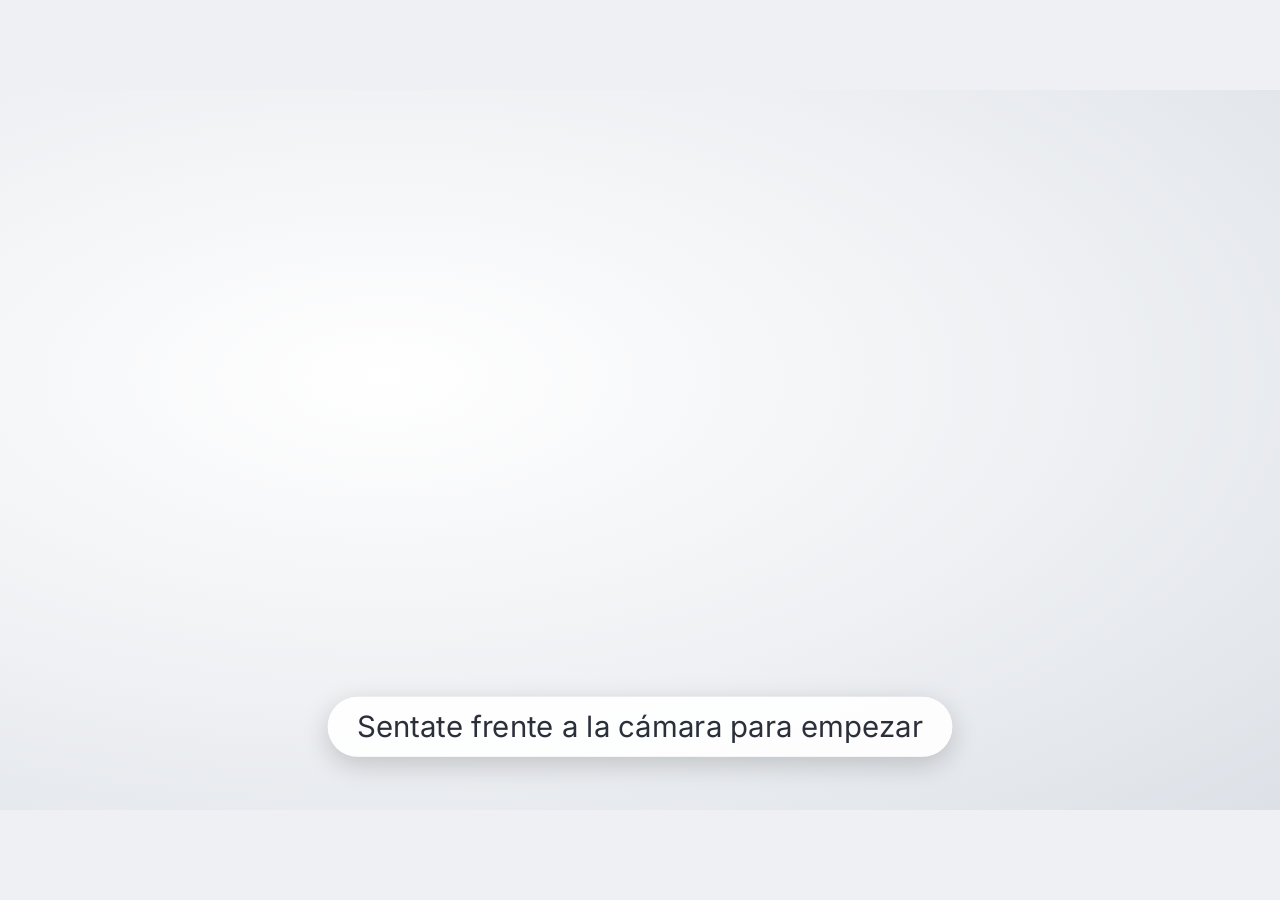
<file: nucleos/tutorial.html>
<!DOCTYPE html>
<html lang="es">
<head>
<meta charset="UTF-8">
<title>Tutorial</title>
<link rel="stylesheet" href="../libs/fuentes.css">
<link rel="stylesheet" href="../css/tutorial.css">
</head>
<body>
<!-- Tutorial de los gestos. Empieza en espera: cuando la cámara ve una cara unos segundos, se arma el personaje
     del visitante (caraUsuario, js/personaje.js) y ese personaje es el que enseña los gestos, con la mano derecha
     roja y la izquierda azul flotando a los costados. Visto DE FRENTE, como un espejo: su derecha queda a la
     izquierda de la pantalla. Las figuras <div class="figura"> las dibuja tutorial.js. -->
<div id="escenario">

  <!-- A. Espera: el video de la intro en bucle hasta que alguien se sienta frente a la cámara
       (provisorio: después va el video de standby_mii) -->
  <section id="t-espera" class="slide">
    <video id="te-video" src="../assets/intro/pj1.mp4" muted loop playsinline preload="auto"></video>
    <div id="te-texto">
      <h1>Pictoria</h1>
      <p id="te-pide">Sentate frente a la cámara para empezar</p>
      <div id="te-viendo">
        <svg viewBox="0 0 100 100"><circle cx="50" cy="50" r="44" fill="none" stroke="rgba(42,47,58,.15)" stroke-width="9"/>
          <circle class="aro" cx="50" cy="50" r="44" fill="none" stroke="#2A2F3A" stroke-width="9" stroke-linecap="round"
            stroke-dasharray="276.5" stroke-dashoffset="276.5" transform="rotate(-90 50 50)"/></svg>
        <span>Te estoy viendo…</span>
      </div>
    </div>
  </section>

  <!-- B. Construcción del personaje del visitante -->
  <section id="t-crea" class="slide">
    <canvas id="tc-lienzo" width="700" height="900"></canvas>
    <div id="tc-escaneo"></div>
    <div class="t-texto" id="tc-texto">
      <h1 id="tc-titulo">Te estamos preparando…</h1>
      <p id="tc-paso">Analizando tu cara</p>
      <div id="tc-barra"><i></i></div>
    </div>
  </section>

  <!-- 0. El relojito de las pantallas automáticas (imita al #auto-reloj de puente.js, en grande) -->
  <section id="t-reloj" class="slide">
    <div class="t-muestra">
      <div class="m-reloj">
        <svg viewBox="0 0 100 100"><circle cx="50" cy="50" r="44" fill="rgba(0,0,0,.55)" stroke="rgba(255,255,255,.25)" stroke-width="8"/>
          <circle class="aro" cx="50" cy="50" r="44" fill="none" stroke="var(--tinta)" stroke-width="8" stroke-linecap="round" stroke-dasharray="276.5" stroke-dashoffset="0"/></svg>
        <span>9</span>
      </div>
    </div>
    <div class="t-texto">
      <h1>¿Ves este relojito?</h1>
      <p>Cuando lo ves abajo a la derecha, la pantalla <b>avanza sola</b> cuando se termina.</p>
    </div>
  </section>

  <!-- 1. Bienvenida -->
  <section id="t1" class="slide">
    <div class="figura" id="t1-fig"></div>
    <div class="t-texto">
      <h1>¡Bienvenido/a!</h1>
      <p>Esta infografía se maneja <b>con tus manos</b>.<br>Primero vamos a practicar los movimientos.</p>
    </div>
  </section>

  <!-- 2. La mano derecha es la roja -->
  <section id="t2" class="slide">
    <div class="figura" id="t2-fig"></div>
    <div class="t-texto">
      <p class="t-paso">Paso 1</p>
      <h1>Tu mano <span class="rojo">derecha</span><br>es la <span class="rojo">roja</span></h1>
      <p>Con ella vas a <b>avanzar</b>.</p>
    </div>
  </section>

  <!-- 3. La mano izquierda es la azul -->
  <section id="t3" class="slide">
    <div class="figura" id="t3-fig"></div>
    <div class="t-texto">
      <p class="t-paso">Paso 2</p>
      <h1>Tu mano <span class="azul">izquierda</span><br>es la <span class="azul">azul</span></h1>
      <p>Con ella vas a <b>volver</b>.</p>
    </div>
  </section>

  <!-- 3b. El cartel de gesto detectado (imita al #gesto-ok del contenedor, en grande) -->
  <section id="t-ok" class="slide">
    <div class="t-muestra">
      <div class="m-ok"><span class="m-ok-mano" data-mano="der"></span><span class="m-ok-tilde">✓</span></div>
      <div class="m-ok"><span class="m-ok-mano" data-mano="izq"></span><span class="m-ok-tilde">✓</span></div>
    </div>
    <div class="t-texto">
      <h1>¿Cómo sé que<br>me entendió?</h1>
      <p>Cada vez que hacés un gesto, abajo aparece <b>uno de estos carteles</b>, con la mano que usaste.</p>
      <p>Si lo ves, <b>ya está</b>: el movimiento se detectó y no hace falta repetirlo.</p>
    </div>
  </section>

  <!-- 4. Practicar la derecha -->
  <section id="t4" class="slide t-practica" data-mano="der">
    <div class="figura" id="t4-fig"></div>
    <div class="t-texto">
      <p class="t-paso">Paso 3</p>
      <h1>Traé la mano <span class="rojo">derecha</span><br>desde el costado hacia el centro</h1>
      <p class="t-estado">Hacé el movimiento que ves a la izquierda.</p>
      <div class="t-puntos"><i></i><i></i><i></i></div>
    </div>
  </section>

  <!-- 5. Practicar la izquierda -->
  <section id="t5" class="slide t-practica" data-mano="izq">
    <div class="figura" id="t5-fig"></div>
    <div class="t-texto">
      <p class="t-paso">Paso 4</p>
      <h1>Ahora la mano <span class="azul">izquierda</span><br>desde el costado hacia el centro</h1>
      <p class="t-estado">Hacé el movimiento que ves a la izquierda.</p>
      <div class="t-puntos"><i></i><i></i><i></i></div>
    </div>
  </section>

  <!-- 6. Listo -->
  <section id="t6" class="slide">
    <div class="figura" id="t6-fig"></div>
    <div class="t-texto">
      <h1>¡Listo!</h1>
      <p><span class="rojo"><b>Derecha</b></span> para avanzar · <span class="azul"><b>izquierda</b></span> para volver.<br>¡Empecemos!</p>
      <p class="t-reiniciar">¿Querés repetir el tutorial? Usá la mano <span class="azul"><b>izquierda</b></span>.</p>
    </div>
  </section>
</div>

<!-- para calibrar caraUsuario: lo que detecta la cámara en vivo (sacar cuando esté calibrado) -->
<p id="t-datos"></p>

<script src="../libs/gsap.min.js"></script>
<script src="../js/puente.js"></script>
<script src="../js/manos.js"></script>
<script src="../js/personaje.js"></script>
<script src="../js/evolucion.js"></script>
<script src="../js/tutorial.js"></script>
</body>
</html>
</file>
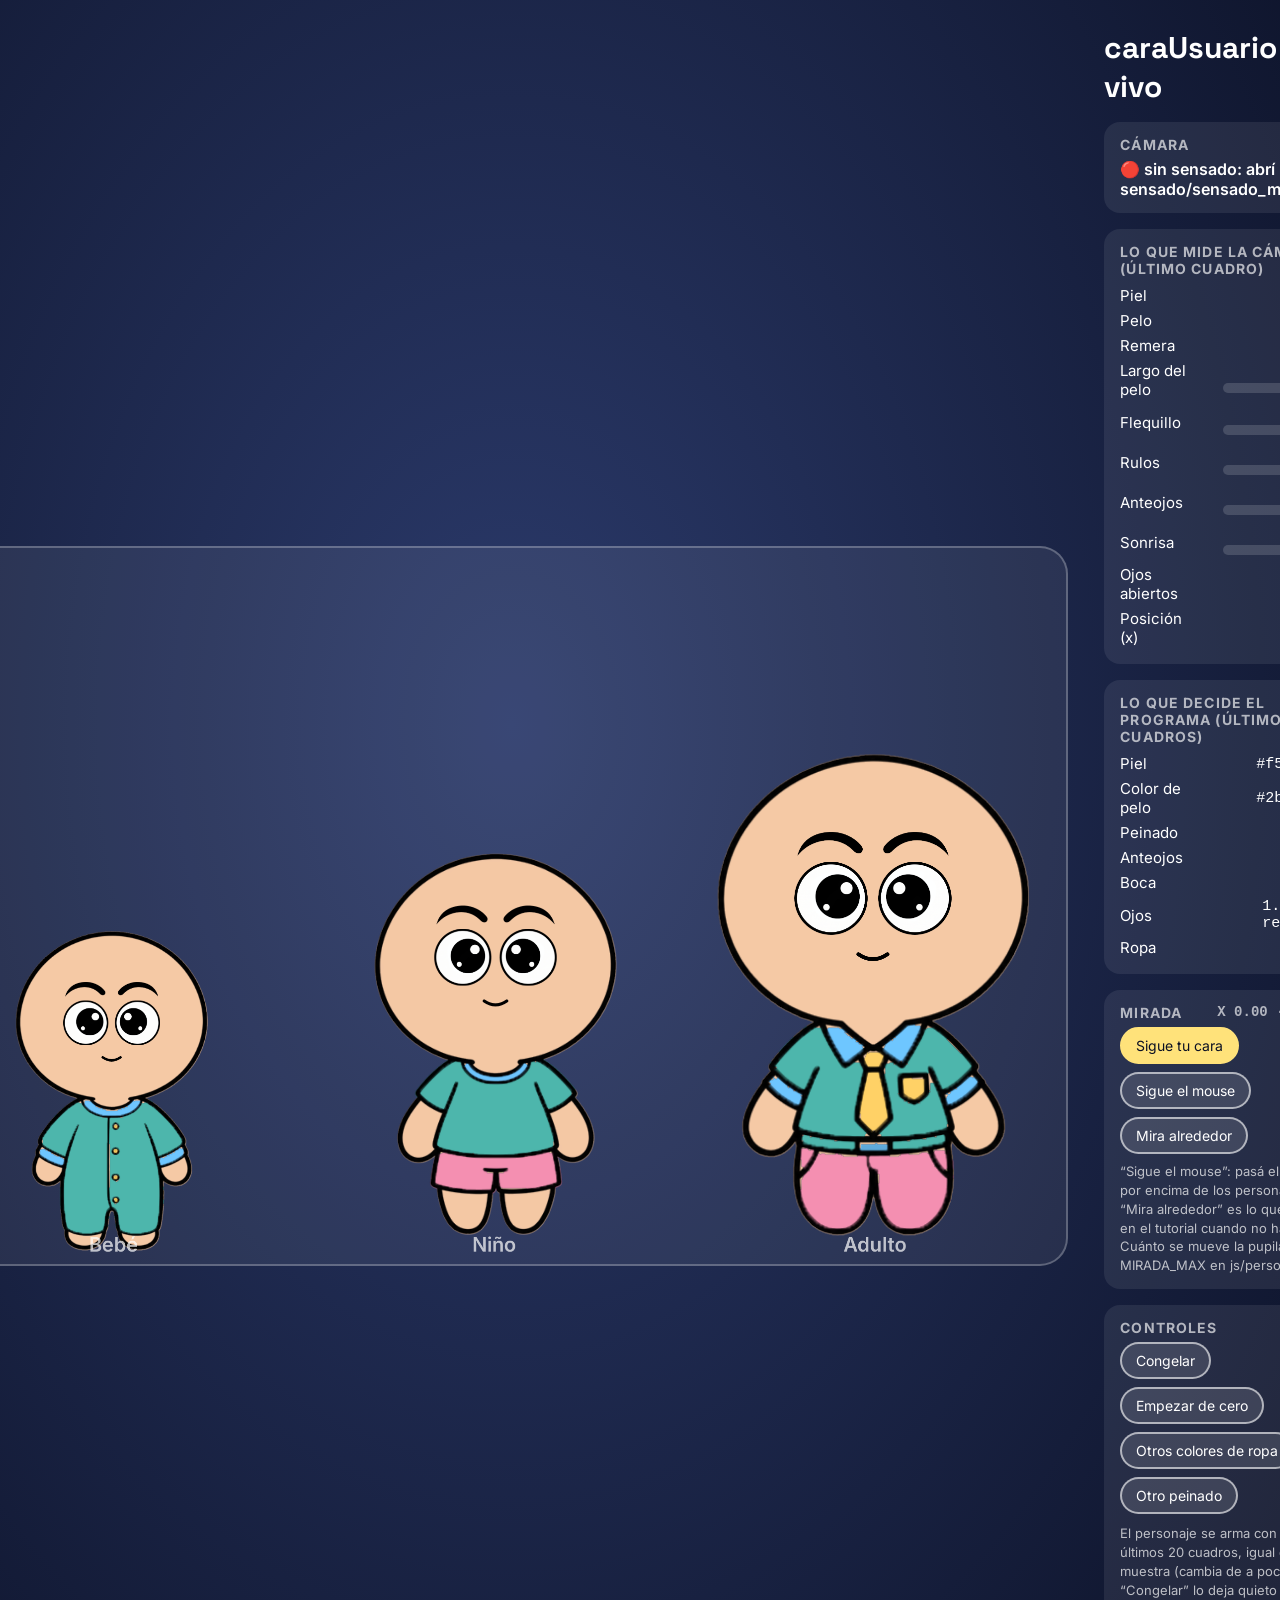
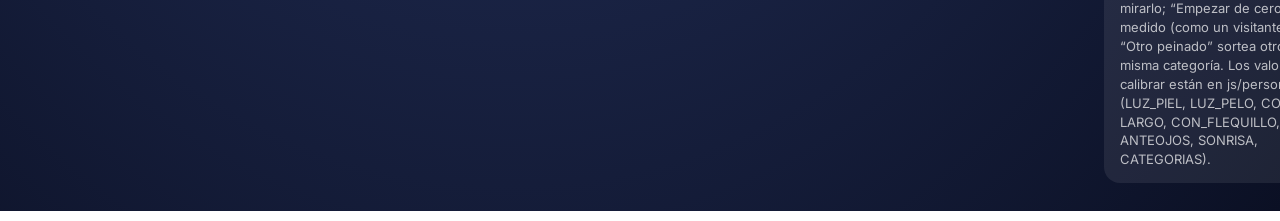
<file: pruebas/carausuario.html>
<!DOCTYPE html>
<html lang="es">
<head>
<meta charset="UTF-8">
<title>Prueba caraUsuario</title>
<link rel="stylesheet" href="../libs/fuentes.css">
<style>
  * { box-sizing: border-box; margin: 0; padding: 0; }
  body { min-height: 100vh; display: flex; align-items: center; justify-content: center; gap: 36px; padding: 28px;
    background: radial-gradient(ellipse at 40% 40%, #2b3a6b, #0b1024); font-family: "Inter", "Segoe UI", sans-serif; color: #fff; }
  #lienzo { width: 1150px; height: 720px; border-radius: 28px; background: rgba(255,255,255,.07); border: 2px solid rgba(255,255,255,.25); }
  #lienzo.sin-nadie { opacity: .45; }
  #panel { width: 470px; display: flex; flex-direction: column; gap: 16px; }
  h1 { font-family: "Space Grotesk", sans-serif; font-size: 30px; }
  h2 { font-size: 14px; font-weight: 700; letter-spacing: .08em; text-transform: uppercase; opacity: .65; margin-bottom: 6px; }
  .caja { background: rgba(255,255,255,.08); border-radius: 16px; padding: 14px 16px; }
  table { width: 100%; border-collapse: collapse; font-size: 15px; }
  td { padding: 3px 0; }
  td:last-child { text-align: right; font-family: Consolas, monospace; }
  .barra { display: inline-block; width: 120px; height: 10px; border-radius: 5px; background: rgba(255,255,255,.15); vertical-align: middle; margin-left: 8px; overflow: hidden; }
  .barra i { display: block; height: 100%; background: #ffe27a; }
  .color { display: inline-block; width: 18px; height: 18px; border-radius: 50%; border: 2px solid #fff; vertical-align: middle; margin-left: 6px; }
  .fila { display: flex; flex-wrap: wrap; gap: 8px; }
  button { font: inherit; font-size: 14px; padding: 8px 14px; border-radius: 999px; border: 2px solid rgba(255,255,255,.6);
    background: rgba(255,255,255,.12); color: #fff; cursor: pointer; }
  button.activo { background: #ffe27a; color: #0b1024; border-color: #ffe27a; }
  .nota { font-size: 13px; opacity: .7; line-height: 1.45; }
  #estado { font-weight: 600; }
</style>
</head>
<body>
<!-- Prueba de caraUsuario en vivo: con el sensado corriendo (sensado/sensado_manos.py), arma tu personaje con lo
     que ve la cámara y lo muestra en las tres etapas de la muestra (bebé, niño, adulto). A la derecha, lo que mide la cámara y lo que decide el programa. Usa el mismo js/personaje.js que la muestra,
     así lo que ves acá es lo que va a salir. -->
<canvas id="lienzo" width="2300" height="1440"></canvas>
<div id="panel">
  <h1>caraUsuario · en vivo</h1>
  <div class="caja"><h2>Cámara</h2><p id="estado">⚪ buscando el sensado…</p></div>
  <div class="caja"><h2>Lo que mide la cámara (último cuadro)</h2><table id="medido"></table></div>
  <div class="caja"><h2>Lo que decide el programa (últimos <span id="n-muestras">0</span> cuadros)</h2><table id="decidido"></table></div>
  <div class="caja">
    <h2>Mirada <span id="mirada-valor" style="float:right;font-family:Consolas,monospace;letter-spacing:0"></span></h2>
    <div class="fila">
      <button data-mirada="camara" class="activo">Sigue tu cara</button>
      <button data-mirada="mouse">Sigue el mouse</button>
      <button data-mirada="curioso">Mira alrededor</button>
    </div>
    <p class="nota" style="margin-top:8px">“Sigue el mouse”: pasá el mouse por encima de los personajes. “Mira alrededor” es lo que hacen
      en el tutorial cuando no hay nadie. Cuánto se mueve la pupila: MIRADA_MAX en js/personaje.js.</p>
  </div>
  <div class="caja">
    <h2>Controles</h2>
    <div class="fila">
      <button id="b-congelar">Congelar</button>
      <button id="b-reiniciar">Empezar de cero</button>
      <button id="b-ropa">Otros colores de ropa</button>
      <button id="b-pelo">Otro peinado</button>
    </div>
    <p class="nota" style="margin-top:10px">El personaje se arma con los últimos 20 cuadros, igual que en la muestra (cambia de a poco).
      “Congelar” lo deja quieto para mirarlo; “Empezar de cero” borra lo medido (como un visitante nuevo).
      “Otro peinado” sortea otro de la misma categoría. Los valores para calibrar están en js/personaje.js
      (LUZ_PIEL, LUZ_PELO, CORTO, LARGO, CON_FLEQUILLO, RULOS, ANTEOJOS, SONRISA, CATEGORIAS).</p>
  </div>
</div>

<script src="../js/personaje.js"></script>
<script>
var RUTA = "../assets/carausuario/", VENTANA = 20;
var azarPelo = Math.random();   // fijo, así el peinado no cambia a cada rato dentro de su categoría
var muestras = [], ultima = null, rasgos = Object.assign({}, Personaje.PREDETERMINADO), congelado = false, ropaFija = null;
var lienzo = document.getElementById("lienzo"), ctx = lienzo.getContext("2d");

function color(c) { return c ? c + '<span class="color" style="background:' + c + '"></span>' : "—"; }
function barra(v) { v = Math.max(0, Math.min(1, +v || 0)); return (+v).toFixed(2) + '<span class="barra"><i style="width:' + v * 100 + '%"></i></span>'; }
function tabla(id, filas) {
  document.getElementById(id).innerHTML = filas.map(function (f) { return "<tr><td>" + f[0] + "</td><td>" + f[1] + "</td></tr>"; }).join("");
}

function mostrarMedido() {
  var m = ultima || {};
  tabla("medido", [
    ["Piel", color(m.piel)], ["Pelo", color(m.pelo) + (m.pelado ? " (pelado)" : "")], ["Remera", color(m.ropa)],
    ["Largo del pelo", barra(m.largo)], ["Flequillo", barra(m.flequillo)], ["Rulos", barra(m.rulos)],
    ["Anteojos", barra(m.anteojos)], ["Sonrisa", barra(m.sonrisa)], ["Ojos abiertos", m.ojos != null ? (+m.ojos).toFixed(3) : "—"],
    ["Posición (x)", m.x != null ? (+m.x).toFixed(2) : "—"]
  ]);
}
function mostrarDecidido() {
  var r = rasgos, ropa = r.ropa || {};
  document.getElementById("n-muestras").textContent = Math.min(muestras.length, VENTANA);
  tabla("decidido", [
    ["Piel", color(r.piel)], ["Color de pelo", color(r.colorPelo)], ["Peinado", r.pelo + (r.categoriaPelo ? " (" + r.categoriaPelo + ")" : "")],
    ["Anteojos", r.anteojos ? "sí" : "no"], ["Boca", r.boca], ["Ojos", (r.apertura || 1).toFixed(2) + " (1 = redondos)"],
    ["Ropa", color(ropa.ropa1) + color(ropa.ropa2) + color(ropa.detalle) + color(ropa.acento)]
  ]);
}

// las tres etapas, paradas sobre el mismo piso (el tutorial no: ahí el personaje es siempre el mismo, blanco)
function dibujar() {
  ctx.clearRect(0, 0, lienzo.width, lienzo.height);
  ctx.font = "600 40px Inter, sans-serif"; ctx.fillStyle = "rgba(255,255,255,.7)"; ctx.textAlign = "center";
  var cols = [["Bebé", "bebe"], ["Niño", "nino"], ["Adulto", "adulto"]];
  cols.forEach(function (c, i) {
    var cx = 383 + i * 766, alto = 1000 * Personaje.ETAPAS[c[1]].tamano;
    var r = Object.assign({}, rasgos, { etapa: c[1] });
    Personaje.dibujar(ctx, r, { x: cx - Personaje.ancho(alto) / 2, y: 1350 - alto, alto: alto });
    ctx.fillText(c[0], cx, 1415);
  });
}

function actualizar() {
  if (!congelado && muestras.length) {
    rasgos = Personaje.desdeCamara(muestras.slice(-VENTANA), azarPelo);
    if (ropaFija) rasgos.ropa = ropaFija;   // para que la ropa no cambie de color a cada rato (se elige al azar)
    else ropaFija = rasgos.ropa;
  }
  mostrarDecidido();
  dibujar();
}

/* La mirada, con tres modos para probarla:
   cámara  = sigue tu cara (como en el tutorial; si no te ve, mira al frente)
   mouse   = mira hacia donde está el mouse sobre los personajes
   curioso = mira alrededor de a ratos (lo que hace el tutorial cuando no hay nadie) */
var modoMirada = "camara", mouse = { x: 0, y: 0 }, curioseo = { x: 0, y: 0, hasta: 0 }, mx = 0, my = 0;
lienzo.addEventListener("mousemove", function (e) {
  var r = lienzo.getBoundingClientRect();
  mouse.x = ((e.clientX - r.left) / r.width - 0.5) * 2.2;
  mouse.y = ((e.clientY - r.top) / r.height - 0.45) * 2.2;
});
setInterval(function () {
  var obj = { x: 0, y: 0 }, ahora = Date.now();
  if (modoMirada === "camara" && ultima && typeof ultima.x === "number") obj = { x: (0.5 - ultima.x) * 2.4, y: 0.15 };
  else if (modoMirada === "mouse") obj = mouse;
  else if (modoMirada === "curioso") {
    if (ahora > curioseo.hasta) curioseo = { x: Math.random() * 1.6 - 0.8, y: Math.random() * 0.8 - 0.3, hasta: ahora + 1500 + Math.random() * 2500 };
    obj = curioseo;
  }
  mx += (obj.x - mx) * 0.2; my += (obj.y - my) * 0.2;
  Personaje.mirar(mx, my);
  document.getElementById("mirada-valor").textContent = "x " + Math.max(-1, Math.min(1, mx)).toFixed(2) + " · y " + Math.max(-1, Math.min(1, my)).toFixed(2);
  dibujar();
}, 60);
document.querySelectorAll("[data-mirada]").forEach(function (b) {
  b.onclick = function () {
    modoMirada = b.getAttribute("data-mirada");
    document.querySelectorAll("[data-mirada]").forEach(function (o) { o.classList.toggle("activo", o === b); });
  };
});

// sensado: cara:{...} / cara:nadie, por el mismo WebSocket que los gestos
(function conectar() {
  var ws, est = document.getElementById("estado");
  try { ws = new WebSocket("ws://localhost:9980"); } catch (e) { setTimeout(conectar, 2000); return; }
  ws.onopen = function () { est.textContent = "🟢 conectada: mirá a la cámara"; };
  ws.onclose = function () { est.textContent = "🔴 sin sensado: abrí sensado/sensado_manos.py"; setTimeout(conectar, 2000); };
  ws.onmessage = function (e) {
    if (typeof e.data !== "string" || e.data.indexOf("cara:") !== 0) return;
    var d = e.data.slice(5);
    if (d === "nadie") { ultima = null; est.textContent = "🟡 no veo a nadie"; lienzo.classList.add("sin-nadie"); mostrarMedido(); return; }
    try { ultima = JSON.parse(d); } catch (x) { return; }
    est.textContent = "🟢 te estoy viendo"; lienzo.classList.remove("sin-nadie");
    muestras.push(ultima); muestras = muestras.slice(-60);
    mostrarMedido();
  };
})();

document.getElementById("b-congelar").onclick = function () {
  congelado = !congelado; this.classList.toggle("activo", congelado); this.textContent = congelado ? "Seguir" : "Congelar";
};
document.getElementById("b-reiniciar").onclick = function () { azarPelo = Math.random(); muestras = []; ropaFija = null; rasgos = Object.assign({}, Personaje.PREDETERMINADO); actualizar(); };
document.getElementById("b-pelo").onclick = function () { azarPelo = Math.random(); if (muestras.length) actualizar(); };
document.getElementById("b-ropa").onclick = function () { ropaFija = null; if (muestras.length) actualizar(); };

Personaje.cargar(RUTA).then(function () { mostrarMedido(); actualizar(); setInterval(actualizar, 500); });
</script>
</body>
</html>
</file>
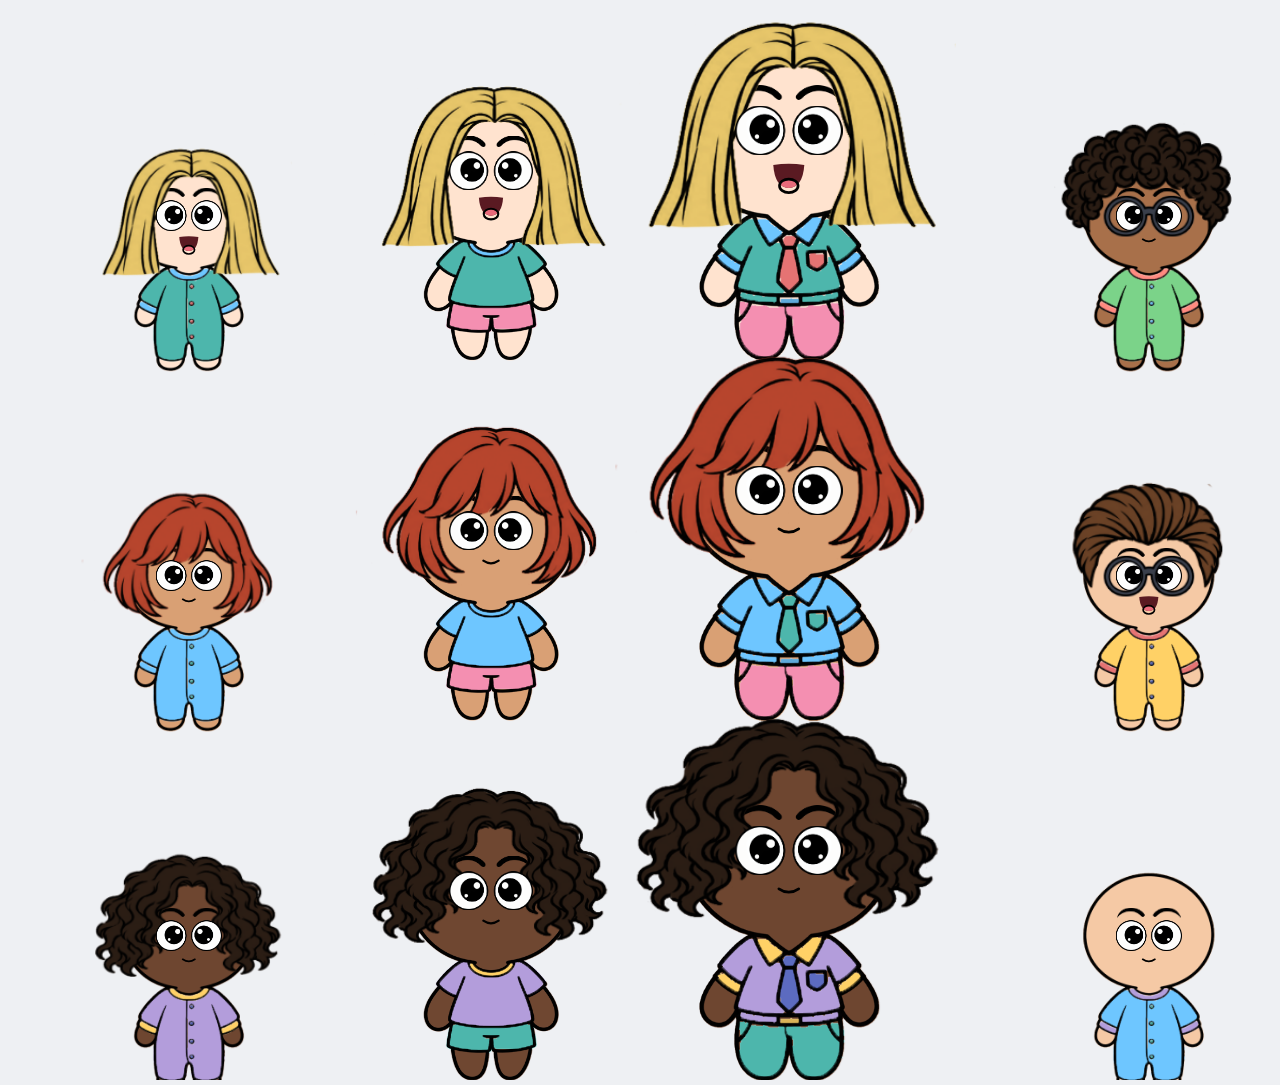
<file: pruebas/cuerpos.html>
<!doctype html>
<html lang="es"><head><meta charset="utf-8"><title>Prueba de cuerpos</title></head>
<body style="margin:0;background:#eef0f3;font:bold 20px sans-serif;color:#333">
<!-- Prueba de los cuerpos con ropa (bebé, niño, adulto) con distintos visitantes: piel, peinado, color de pelo y de ropa.
     Cada fila es un visitante; cada columna, una etapa. Recargá la página para ver otros colores de ropa al azar. -->
<canvas id="c" width="1920" height="1080"></canvas>
<script src="../js/personaje.js"></script>
<script>
var visitantes = [
  { piel: "#ffe3cf", pelo: "pelo52", colorPelo: "#e8c76a", boca: "sonrisa", anteojos: false },
  { piel: "#a8704a", pelo: "pelo8",  colorPelo: "#2b1d14", boca: "neutra",  anteojos: true },
  { piel: "#d9a074", pelo: "pelo50", colorPelo: "#b8452d", boca: "neutra",  anteojos: false },
  { piel: "#f5c9a5", pelo: "pelo9",  colorPelo: "#6b4226", boca: "sonrisa", anteojos: true },
  { piel: "#6e4630", pelo: "pelo54", colorPelo: "#2b1d14", boca: "neutra",  anteojos: false },
  { piel: "#f5c9a5", pelo: "ninguno", colorPelo: "#2b1d14", boca: "neutra", anteojos: false }
];
var etapas = ["bebe", "nino", "adulto"];
var colores = ["#ff8a80", "#ffd166", "#7bd389", "#6ec6ff", "#b39ddb", "#f48fb1", "#ffab40", "#4db6ac", "#5c6bc0", "#e57373"];
function azar() { return colores[Math.floor(Math.random() * colores.length)]; }
Personaje.cargar("../assets/carausuario/").then(function () {
  var ctx = document.getElementById("c").getContext("2d");
  // dos visitantes por fila de la pantalla: [bebé niño adulto]  [bebé niño adulto]
  visitantes.forEach(function (v, i) {
    var r = Object.assign({}, Personaje.PREDETERMINADO, v,
      { ropa: { ropa1: azar(), ropa2: azar(), detalle: azar(), acento: azar() } });
    var col = i % 2, fila = Math.floor(i / 2), x0 = col * 960, y0 = fila * 360;
    etapas.forEach(function (e, k) {
      var alto = 340 * Personaje.ETAPAS[e].tamano;
      Personaje.dibujar(ctx, Object.assign({ etapa: e }, r),
        { x: x0 + 40 + k * 300 + (300 - Personaje.ancho(alto)) / 2, y: y0 + 350 - alto, alto: alto });
    });
  });
});
</script>
</body></html>
</file>
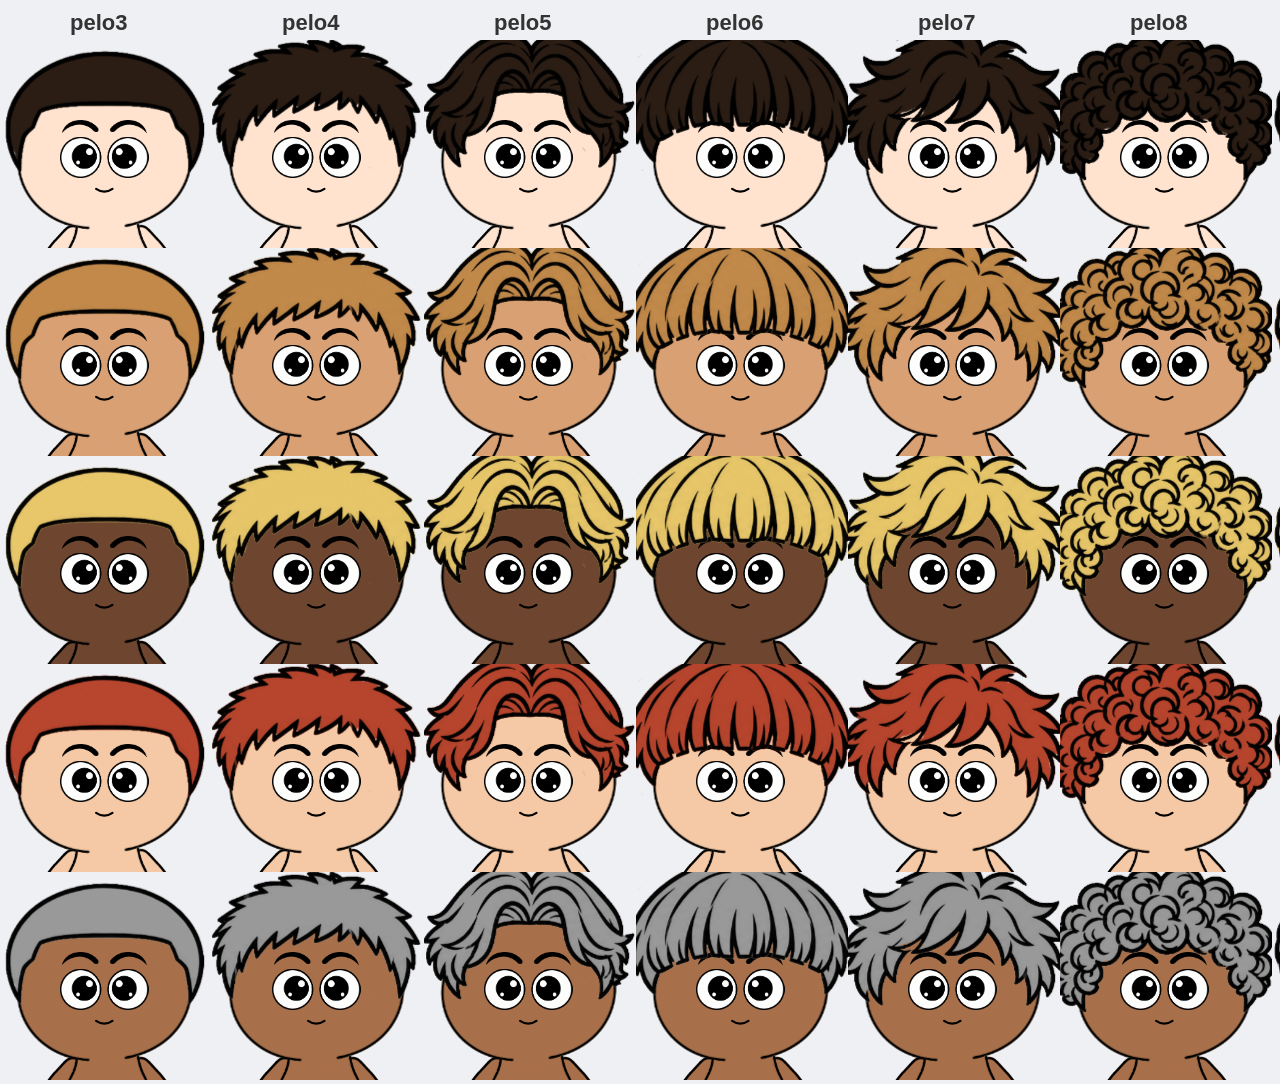
<file: pruebas/pelos.html>
<!doctype html><html><body style="margin:0;background:#eef0f3">
<canvas id="c" width="1920" height="1080"></canvas>
<script src="../js/personaje.js"></script>
<script>
var pelos = location.search.indexOf("mujer") >= 0 ? ["pelo50", "pelo51", "pelo52", "pelo53", "pelo54"]
  : ["pelo3", "pelo4", "pelo5", "pelo6", "pelo7", "pelo8", "pelo9", "pelo10", "pelo11"];
var colores = ["#2b1d14", "#c28a4a", "#e8c76a", "#b8452d", "#9a9a9a"];
var pieles = ["#ffe3cf", "#d9a074", "#6e4630", "#f5c9a5", "#a8704a"];
Personaje.cargar("../assets/carausuario/").then(function () {
  var ctx = document.getElementById("c").getContext("2d");
  ctx.font = "bold 22px sans-serif";
  // cada pelo en una columna; cada fila, otro color de pelo y de piel (sólo la cabeza, para que se vea grande)
  pelos.forEach(function (p, f) {
    ctx.fillStyle = "#333"; ctx.fillText(p, f * 212 + 70, 30);
    colores.forEach(function (c, k) {
      var alto = 300, r = Object.assign({}, Personaje.PREDETERMINADO, { pelo: p, colorPelo: c, piel: pieles[k] });
      ctx.save(); ctx.beginPath(); ctx.rect(f * 212, k * 208 + 40, 212, 208); ctx.clip();
      Personaje.dibujar(ctx, r, { x: f * 212 + (212 - Personaje.ancho(alto)) / 2, y: k * 208 + 50, alto: alto });
      ctx.restore();
    });
  });
});
</script></body></html>
</file>
<file: css/nucleo1.css>
@font-face { font-family: "Press Start 2P"; font-display: block; src: url("../assets/nucleo1/fonts/PressStart2P-Regular.ttf") format("truetype"); }
@font-face { font-family: "VT323"; font-display: block; src: url("../assets/nucleo1/fonts/VT323-Regular.ttf") format("truetype"); }

* { box-sizing: border-box; margin: 0; padding: 0; }
html, body { height: 100%; overflow: hidden; background: #000; cursor: none; }
#escenario { font-family: "Press Start 2P", monospace; background: #000; color: #fff; }
.slide { background: #000; }
.slide[hidden] { display: none; }
.rojo { color: #ff0000; }

/* ---------- Pantalla 1 ---------- */
#n1-cabecera { position: absolute; left: 0; top: 0; width: 1920px; height: 290px; }
#n1-titulo {
  position: absolute; left: 45px; top: 42px;
  font-size: 80px; line-height: 100px; letter-spacing: -14px; color: #000;
}
#n1-profe {
  position: absolute; left: 620px; top: 175px; width: 720px;
  image-rendering: pixelated;
}
#n1-caja {
  position: absolute; left: 112px; top: 722px; width: 1697px; height: 198px;
  border: 7px solid #fff; background: #000;
  display: flex; align-items: center; justify-content: center; text-align: center;
}
#n1-caja p { font-size: 60px; line-height: 76px; }

/* ============ Núcleo 1 · Pantalla 1: Pictoria cargando ============ */
#p1-adn { position: absolute; left: 1703px; top: 78px; width: 100px; height: 150px; }

#p1-titulo {
  position: absolute; left: 0; top: 278px; width: 1920px; text-align: center;
  font-size: 88px; line-height: 88px; color: #8a38f5; font-weight: normal;
}
#p1-titulo span { display: inline-block; }

/* Barra con esquinas pixeladas: cuerpo + dos "orejas" a los costados */
#p1-barra {
  position: absolute; left: 281px; top: 632px; width: 1358px; height: 80px;
  background: #1e1e28;
  clip-path: polygon(0 8px, 31px 8px, 31px 0, 1327px 0, 1327px 8px, 100% 8px,
                     100% 72px, 1327px 72px, 1327px 100%, 31px 100%, 31px 72px, 0 72px);
}
#p1-relleno {
  position: absolute; left: 26px; top: 8px; height: 64px; width: 0;
  background: #b0c418;
}
#p1-estado {
  position: absolute; inset: 0; display: flex; align-items: center; justify-content: center;
  font-size: 40px; color: #fff; white-space: nowrap;
}

#p1-tema {
  position: absolute; left: 0; top: 780px; width: 1920px;
  display: flex; align-items: center; justify-content: center; gap: 40px;
}
#p1-birrete { width: 60px; height: 60px; }
#p1-subtitulo { position: relative; font-size: 40px; line-height: 60px; color: #fff; }
#p1-subtitulo::after {
  content: ""; position: absolute; left: 0; right: 0; bottom: -8px; height: 5px; background: #fff;
  transform-origin: 0 50%; transform: scaleX(var(--subrayado, 1));
}

#p1-aviso {
  position: absolute; left: 0; top: 960px; width: 1920px; text-align: center;
  font-size: 28px; color: #c6ff34;
}

/* ============ Núcleo 1 · Pantalla 2: bienvenida del profe ============ */
.verde   { color: #c6ff34; }
.violeta { color: #8a38f5; }

#p2-caja {
  position: absolute; left: 67px; top: 74px; width: 1786px; height: 376px;
  border: 10px solid #fff; background: #000;
}
#p2-profe { position: absolute; left: 6px; top: 100px; width: 250px; image-rendering: pixelated; }
#p2-placa { position: absolute; left: 0; bottom: 0; width: 256px; height: 62px; background: #fff; }
#p2-dialogo { position: absolute; left: 358px; top: 40px; right: 120px; }
#p2-dialogo h2 { font-size: 40px; line-height: 56px; font-weight: normal; margin-bottom: 28px; }
#p2-dialogo p  { font-size: 32px; line-height: 64px; }

/* Barra de progreso de la evolución */
#p2-progreso { position: absolute; left: 470px; top: 494px; width: 980px; height: 110px; }
#p2-porcentaje {
  position: absolute; left: -10px; top: 0; width: 52px; height: 52px;
  border: 3px solid #fff; border-radius: 50%;
  display: flex; align-items: center; justify-content: center; font-size: 14px;
}
.p2-marca { position: absolute; top: 64px; width: 4px; height: 14px; background: #c6ff34; }
#p2-barra {
  position: absolute; left: 14px; top: 82px; width: 956px; height: 18px;
  border: 4px solid #c6ff34; border-radius: 4px; background: #000; overflow: hidden;
}
#p2-relleno { width: 100%; height: 100%; background: #fff; transform-origin: 0 50%; }
/* El robot violeta: cuadrado con dos ojos */
#p2-robot {
  position: absolute; left: 0; top: 78px; width: 28px; height: 26px; background: #8a38f5;
}
#p2-robot i { position: absolute; top: 8px; width: 6px; height: 6px; background: #000; }
#p2-robot i:first-child { left: 6px; }
#p2-robot i:last-child  { right: 6px; }

/* Nivel: birrete + "1" + texto */
#p2-nivel {
  position: absolute; left: 0; top: 690px; width: 1920px; height: 310px;
  display: grid; grid-template-columns: auto auto auto; grid-template-rows: auto auto;
  justify-content: center; align-content: center; column-gap: 40px;
}
#p2-birrete {
  grid-row: 1 / 3; align-self: center; width: 145px; height: 145px;
  filter: brightness(0) invert(1);   /* el ícono es verde; en este diseño va blanco */
}
#p2-uno { grid-row: 1 / 3; width: 262px; height: 305px; }
.p2-linea { grid-column: 3; font-size: 60px; line-height: 80px; white-space: nowrap; }
.p2-linea:first-of-type { align-self: end; }

/* ============ Núcleo 1 · Pantalla 3: ¿Qué es un sistema experto? ============ */
#p3 { background: #0a0a0a; }
#p3-titulo {
  position: absolute; left: 0; top: 66px; width: 1920px; text-align: center;
  font-size: 56px; line-height: 64px; font-weight: normal;
}

/* Línea de tiempo */
.p3-guiones {
  position: absolute; top: 211px; width: 720px; height: 3px;
  background: repeating-linear-gradient(90deg, #fff 0 22px, transparent 22px 50px);
}
#p3-guiones-izq { left: 150px; transform-origin: 100% 50%; }
#p3-guiones-der { left: 1050px; transform-origin: 0 50%; }
#p3-reloj { position: absolute; left: 929px; top: 182px; width: 62px; height: 62px; }
#p3-linea {
  position: absolute; left: 10px; top: 267px; width: 1900px; height: 6px; background: #fff;
  transform-origin: 0 50%;
}

.p3-hito { position: absolute; top: 256px; display: flex; flex-direction: column; align-items: center; }
#p3-hito-inicio { left: 165px; }
#p3-hito-fin    { left: 1615px; }
.p3-punto  { width: 26px; height: 26px; background: #8a38f5; }
.p3-flecha { width: 26px; height: 26px; border: solid #8a38f5; border-width: 7px 7px 0 0; transform: rotate(45deg) translate(-4px, 4px); }
.p3-palo   { width: 4px; height: 58px; background: #8a38f5; }
.p3-etiqueta {
  background: #8a38f5; color: #000; padding: 6px 4px;
  font-size: 22px; line-height: 30px; text-align: center; white-space: nowrap;
}
#p3-hito-fin .p3-palo { height: 34px; }

/* Tarjetas */
.p3-tarjeta {
  position: absolute; top: 512px; width: 598px; height: 440px;
  border: 10px solid #fff; background: #0a0a0a; padding: 26px 40px 0;
}
#p3-definicion { left: 140px; }
#p3-funcion    { left: 1182px; }
.p3-tarjeta h2 { text-align: center; font-size: 46px; line-height: 64px; font-weight: normal; color: #c6ff34; }
.p3-tarjeta p  {
  font-family: "VT323", monospace; font-size: 44px; line-height: 40px; color: #fff;
  margin-top: 30px; height: 120px;
}
.p3-sep { /* mismo punteado que .guiones-n1 */
  height: 3px; margin-top: 26px; transform-origin: 0 50%;
  background: repeating-linear-gradient(90deg, #fff 0 28px, transparent 28px 50px);
}
.p3-iconos { display: flex; justify-content: space-around; align-items: center; margin-top: 26px; }
.p3-icono  { width: 96px; height: 96px; object-fit: contain; }

#p3-profe { position: absolute; left: 785px; top: 578px; width: 360px; image-rendering: pixelated; }

/* Línea punteada común de las tarjetas del núcleo 1 (guion 28px, espacio 22px) */
.guiones-n1 {
  height: 3px; transform-origin: 0 50%;
  background: repeating-linear-gradient(90deg, #fff 0 28px, transparent 28px 50px);
}

/* ============ Núcleo 1 · Pantalla 4: ejemplo del libro de recetas ============ */
#p4 { background: #0a0a0a; }
#p4-titulo {
  position: absolute; left: 188px; top: 70px;
  font-size: 56px; line-height: 72px; font-weight: normal; color: #fff;
}

.p4-card {
  position: absolute; border: 10px solid #fff; background: #0a0a0a;
  padding: 26px 40px 0;
}
#p4-base   { left: 173px;  top: 271px; width: 832px; height: 340px; }
#p4-motor  { left: 173px;  top: 645px; width: 832px; height: 372px; }
#p4-reglas { left: 1075px; top: 271px; width: 674px; height: 340px; }

.p4-texto { font-family: "VT323", monospace; font-size: 44px; line-height: 40px; color: #fff; }
.p4-card .guiones-n1 { margin-top: 18px; }
#p4-motor .guiones-n1 { margin-top: 38px; }

.p4-concepto { display: flex; align-items: flex-end; gap: 40px; margin-top: 26px; }
.p4-icono { width: 130px; height: 130px; object-fit: contain; filter: brightness(0) invert(1); }
.p4-nombre { font-size: 40px; line-height: 40px; color: #8a38f5; padding-bottom: 6px; }

.p4-regla {
  font-family: "VT323", monospace; font-size: 44px; line-height: 50px; color: #fff;
  margin: 28px 0 0 20px;
}

#p4-ilustracion { position: absolute; left: 1100px; top: 590px; width: 621px; }

/* Versión vertical del punteado común */
.guiones-n1-v {
  width: 3px; transform-origin: 50% 0;
  background: repeating-linear-gradient(180deg, #fff 0 28px, transparent 28px 50px);
}

/* ============ Núcleo 1 · Pantalla 5: fortalezas vs debilidades ============ */
#p5 { background: #0a0a0a; }
.verde-claro { color: #a9d062; }
#p5-titulo {
  position: absolute; left: 0; top: 62px; width: 1920px; text-align: center;
  font-size: 60px; line-height: 64px; font-weight: normal; color: #fff;
}

#p5-pulgar-arriba { position: absolute; left: 134px;  top: 210px; width: 247px; }
#p5-pulgar-abajo  { position: absolute; left: 1547px; top: 685px; width: 249px; }
.p5-flecha { position: absolute; width: 80px; height: 120px; }
#p5-flecha-der { left: 532px;  top: 308px; }
#p5-flecha-izq { left: 1334px; top: 734px; }

.p5-card {
  position: absolute; width: 1025px; height: 364px;
  border: 10px solid #fff; background: #161616;
  display: flex; flex-direction: column;
}
#p5-fortalezas  { left: 771px; top: 198px; }
#p5-debilidades { left: 131px; top: 633px; }
.p5-card h2 {
  text-align: center; font-size: 40px; line-height: 50px; font-weight: normal; color: #8a38f5;
  padding: 22px 0 22px;
}
.p5-columnas { flex: 1; display: grid; grid-template-columns: 1fr 3px 1fr; }
.p5-columnas .guiones-n1-v { height: 100%; }
.p5-item { padding: 26px 30px 0 34px; }
.p5-item h3 {
  display: flex; align-items: center; gap: 36px;
  font-family: "VT323", monospace; font-size: 46px; line-height: 50px; font-weight: normal; color: #fff;
}
.p5-item h3 img { width: 48px; height: 48px; }
.p5-item p {
  font-family: "VT323", monospace; font-size: 34px; line-height: 36px; color: #fff;
  margin-top: 26px;
}

/* ============ Núcleo 1 · Pantalla 6: ¿y si el libro fuera de dibujo? ============ */
#p6 { background: #0a0a0a; }
#p6-titulo {
  position: absolute; left: 112px; top: 68px;
  font-size: 60px; line-height: 62px; font-weight: normal; color: #fff;
}

#p6-cuaderno {
  position: absolute; left: 122px; top: 245px; width: 647px; height: 790px;
}   /* sin borde ni fondo propios: el png ya trae el marco blanco y la tapa marrón */
#p6-cuaderno img { position: absolute; inset: 0; width: 100%; height: 100%; object-fit: fill; }
#p6-reglas {
  position: absolute; left: 107px; top: 107px; right: 102px;
  display: flex; flex-direction: column; gap: 76px;
}
.p6-regla { font-family: "VT323", monospace; font-size: 40px; line-height: 40px; color: #111; }

.p6-flecha { position: absolute; width: 72px; height: 108px; }
#p6-flecha-1 { left: 915px;  top: 561px; }
#p6-flecha-2 { left: 1355px; top: 561px; }

.p6-foto { position: absolute; margin: 0; }
.p6-foto img { display: block; width: 264px; height: 180px; object-fit: cover; }
.p6-foto figcaption {
  font-family: "VT323", monospace; font-size: 38px; line-height: 40px; color: #fff; margin-top: 26px;
}
#p6-compu   { left: 1036px; top: 270px; }
#p6-plotter { left: 1032px; top: 715px; }

/* signo + pixelado */
#p6-mas { position: absolute; left: 1145px; top: 590px; width: 38px; height: 50px; }
#p6-mas::before, #p6-mas::after { content: ""; position: absolute; background: #fff; }
#p6-mas::before { left: 14px; top: 0;    width: 10px; height: 50px; }
#p6-mas::after  { left: 0;    top: 20px; width: 38px; height: 10px; }

#p6-dibujo { position: absolute; left: 1528px; top: 515px; width: 272px; height: 197px; object-fit: cover; }

/* ============ Núcleo 1 · Pantalla 7: probar la tableta ============ */
#p7 { background: #0a0a0a; }
#p7-caja, .caja-profe {
  position: absolute; left: 156px; top: 35px; width: 1608px; height: 277px;
  border: 10px solid #fff; background: #000;
}
#p7-profe, .caja-profe-img { position: absolute; left: 22px; top: 40px; width: 210px; image-rendering: pixelated; }
#p7-placa, .caja-profe-placa { position: absolute; left: 16px; top: 195px; width: 230px; height: 46px; background: #fff; }
#p7-dialogo, .caja-profe-dialogo { position: absolute; left: 300px; top: 18px; right: 30px; }
#p7-dialogo .p7-intro {
  font-family: "VT323", monospace; font-size: 44px; line-height: 50px; color: #c6ff34; margin-bottom: 18px;
}
#p7-dialogo p, .caja-profe-dialogo p { font-size: 30px; line-height: 72px; color: #fff; white-space: nowrap; }

#p7-lienzo, .lienzo {
  position: absolute; left: 234px; top: 335px; width: 1452px; height: 680px;
  border: 12px solid #d4f000; background: #fff; overflow: hidden;
  cursor: none;
}
#p7-guia { position: absolute; left: 375px; top: 72px; width: 679px; opacity: 0.12; pointer-events: none; }
#p7-canvas, .lienzo canvas { position: absolute; inset: 0; width: 100%; height: 100%; touch-action: none; }

/* Cursor grande y llamativo para quien nunca usó una tableta */
#p7-cursor, .lienzo-cursor {
  position: absolute; left: 0; top: 0; width: 72px; height: 72px; pointer-events: none;
  transform: translate(-6px, -66px);   /* la punta del lápiz queda en el lugar exacto */
}
#p7-cursor svg, .lienzo-cursor svg { width: 100%; height: 100%; display: block; }
#p7-cursor::before, .lienzo-cursor::before {   /* halo que marca la punta */
  content: ""; position: absolute; left: -12px; top: 54px; width: 24px; height: 24px;
  border: 4px solid #8a38f5; border-radius: 50%;
}

#p7-cartel {
  position: absolute; left: 50%; bottom: 36px;   /* el centrado (xPercent -50) lo pone GSAP */
  background: #000; color: #c6ff34; border: 6px solid #c6ff34;
  font-size: 30px; line-height: 40px; padding: 18px 30px; white-space: nowrap;
  pointer-events: none;
}

/* ============ Núcleo 1 · Pantalla 8: juego de los dos puntos ============ */
#p8, #p10 { background: #0a0a0a; }
.p8-punto, .p10-punto {
  position: absolute; width: 62px; height: 62px; margin: -31px 0 0 -31px;
  border-radius: 50%; background: #8a38f5; pointer-events: none;
}
#p8-opciones, .opciones-juego { flex-wrap: wrap;
  position: absolute; left: 0; right: 0; bottom: 34px;
  display: flex; justify-content: center; gap: 60px; pointer-events: none;
}
.p8-opcion {
  display: flex; align-items: center; gap: 20px;
  background: #000; color: #c6ff34; border: 6px solid #c6ff34;
  font-size: 30px; line-height: 40px; padding: 16px 28px;
}
.p8-opcion svg { width: 24px; height: 36px; }

/* Cuenta regresiva del juego */
#p8-tiempo, .tiempo-juego {
  position: absolute; right: 26px; top: 22px; min-width: 110px; text-align: center;
  background: #000; color: #c6ff34; border: 6px solid #c6ff34;
  font-size: 40px; line-height: 40px; padding: 14px 16px; pointer-events: none;
}
#p8-tiempo.apurado, .tiempo-juego.apurado { color: #ff3b3b; border-color: #ff3b3b; }

/* ============ Núcleo 1 · Pantalla 9: el tuyo vs lo que esperaba ============ */
#p9, #p11{ background: #0a0a0a; }
#p9-caja, #p11-caja {
  position: absolute; left: 80px; top: 48px; width: 623px; height: 260px;
  border: 10px solid #fff; background: #000;
}
#p9-profe, #p11-profe { position: absolute; left: 12px; top: 36px; width: 196px; image-rendering: pixelated; }
#p9-placa, #p11-placa { position: absolute; left: 6px; top: 188px; width: 178px; height: 46px; background: #fff; }
#p9-texto, #p11-texto {
  position: absolute; left: 252px; top: 60px;
  font-family: "VT323", monospace; font-size: 40px; line-height: 40px; color: #c6ff34;
}

.p9-etiqueta { position: absolute; font-size: 60px; line-height: 60px; color: #fff; }
#p9-etiqueta-tuyo, #p11-etiqueta-tuyo     { left: 100px;  top: 380px; }
#p9-etiqueta-esperado, #p11-etiqueta-esperado { left: 1308px; top: 738px; }
.p9-flecha { position: absolute; width: 80px; height: 120px; }
#p9-flecha-tuyo, #p11-flecha-tuyo     { left: 608px;  top: 352px; }
#p9-flecha-esperado, #p11-flecha-esperado { left: 1176px; top: 730px; }

.p9-marco { position: absolute; border: 12px solid #d4f000; background: #fff; }
.p9-marco canvas { display: block; width: 100%; height: 100%; }
#p9-tuyo, #p11-tuyo     { left: 796px; top: 48px;  width: 1044px; height: 467px; }
#p9-esperado, #p11-esperado { left: 80px;  top: 565px; width: 1042px; height: 465px; }

/* ============ Núcleo 1 · Pantalla 10: líneas rectas 1 → 4 ============ */
#p10-dialogo .p7-intro {
  font-family: "VT323", monospace; font-size: 44px; line-height: 46px; color: #c6ff34; margin-bottom: 4px;
}
#p10-dialogo p { font-size: 28px; line-height: 58px; }
.n-rojo { color: #ff1a1a; }  .n-azul { color: #2f74f0; }  .n-verde { color: #a9d062; }  .n-amarillo { color: #ffcc00; }
.fondo-rojo { background: #ff1a1a; }  .fondo-azul { background: #2f74f0; }
.fondo-verde { background: #a9d062; } .fondo-amarillo { background: #ffcc00; }
.punto-num {
  display: flex; align-items: center; justify-content: center;
  color: #fff; font-size: 28px; line-height: 1;
}

/* ============ Núcleo 1 · Pantalla 12: Harold Cohen ============ */
#p12 { background: #0a0a0a; }
#p12-titulo {
  position: absolute; left: 120px; top: 74px;
  font-size: 64px; line-height: 66px; font-weight: normal; color: #fff;
}
.p12-linea { display: inline-block; }
#p12-profe { position: absolute; left: 195px; top: 400px; width: 480px; image-rendering: pixelated; }

#p12-card {
  position: absolute; left: 748px; top: 272px; width: 1009px; height: 681px;
  border: 10px solid #fff; background: #0a0a0a;
}
#p12-foto {
  position: absolute; left: 39px; top: 25px; width: 373px; height: 610px;
  border: 3px solid #c6ff34; object-fit: cover;
}
#p12-info { position: absolute; left: 452px; top: 50px; width: 520px; }
#p12-info h2 { text-align: center; font-size: 40px; line-height: 50px; font-weight: normal; color: #c6ff34; }
#p12-info .guiones-n1 { margin: 28px 0; }
#p12-datos { list-style: none; display: flex; flex-direction: column; gap: 16px; }
#p12-datos li {
  display: flex; align-items: center; gap: 10px;
  font-family: "VT323", monospace; font-size: 34px; line-height: 48px; color: #fff;
}
#p12-datos li img { width: 48px; height: 48px; }
#p12-datos li .violeta { margin-left: 0.5ch; }
#p12-cita { font-family: "VT323", monospace; font-size: 33px; line-height: 36px; color: #fff; }
#p12-sello {
  width: fit-content; margin: 0 auto; border: 2px solid #fff; border-radius: 4px;
  font-family: "VT323", monospace; font-size: 34px; line-height: 40px; color: #c6ff34; padding: 8px 12px;
}

/* ============ Núcleo 1 · Pantalla 13: arte con sistemas expertos ============ */
#p13 { background: #0a0a0a; }
#p13-titulo {
  position: absolute; left: 0; top: 74px; width: 1920px; text-align: center;
  font-size: 64px; line-height: 70px; font-weight: normal; color: #fff;
}
#p13-guiones-izq { left: 150px; transform-origin: 100% 50%; }
#p13-guiones-der { left: 1050px; transform-origin: 0 50%; }
#p13-reloj { position: absolute; left: 929px; top: 182px; width: 62px; height: 62px; }
#p13-linea {
  position: absolute; left: 7px; top: 267px; width: 1903px; height: 6px; background: #fff;
}
/* columna de ancho 0: todo queda centrado en su "left" */
.p13-hito { position: absolute; top: 256px; width: 0; display: flex; flex-direction: column; align-items: center; }
.p13-anio { width: 208px; font-size: 28px; line-height: 34px; }
/* línea que baja del primer hito y dobla hacia la tarjeta de AARON */
#p13-codo {
  position: absolute; left: 109px; top: 404px; width: 57px; height: 175px;
  border-left: 4px solid #8a38f5; border-bottom: 4px solid #8a38f5;
}

.p13-card {
  position: absolute; top: 497px; height: 531px;
  border: 10px solid #fff; background: #0a0a0a; padding: 22px 24px 0;
  display: flex; flex-direction: column; align-items: center; text-align: center;
}
#p13-aaron { left: 164px;  width: 624px; }
#p13-1980  { left: 824px;  width: 448px; }
#p13-1990  { left: 1308px; width: 448px; }
.p13-card h2 { font-family: "VT323", monospace; font-size: 56px; line-height: 56px; font-weight: normal; color: #fff; }
.p13-card p  { font-family: "VT323", monospace; font-size: 34px; line-height: 36px; color: #fff; margin-top: 14px; }
#p13-1980 p, #p13-1990 p { margin-top: 14px; text-align: left; }   /* debajo de "AARON v2/v3" */
.p13-card .guiones-n1 { width: 100%; margin: 28px 0; }
#p13-aaron .guiones-n1 { margin: 22px 0 18px; }
.p13-obras { display: flex; gap: 20px; align-items: center; margin-top: 18px; }
#p13-aaron .p13-obras img { width: 270px; height: 180px; object-fit: cover; }
#p13-1980 .p13-obras img,
#p13-1990 .p13-obras img  { width: 350px; height: 230px; object-fit: cover; }
#p13-1980 .guiones-n1, #p13-1990 .guiones-n1 { margin: 20px 0; }   /* lugar para el título "AARON v2/v3" sin bajar la foto */

/* ============ Núcleo 1 · Pantalla 14: gráfico de memoria ============ */
#p14 { background: #0a0a0a; }
#p14-titulo {
  position: absolute; left: 120px; top: 70px;
  font-size: 56px; line-height: 66px; font-weight: normal; color: #fff;
}
.violeta-fondo { background: #8a38f5; }
.verde-fondo   { background: #c6ff34; }
.gris-fondo    { background: #a8a8a8; }

/* El área de dibujo: 0 abajo, el máximo de la escala arriba */
#p14-grafico { position: absolute; left: 300px; top: 330px; width: 860px; height: 560px; border-left: 6px solid #fff; }
#p14-escala {
  position: absolute; left: 0; top: -70px;
  font-family: "VT323", monospace; font-size: 38px; color: #9fb4bd;
}
#p14-escala-max { color: #c6ff34; }
.p14-guia { position: absolute; left: 0; right: 0; height: 2px; background: rgba(255,255,255,.14); }
.p14-cero { background: #fff; height: 6px; }
.p14-guia span {
  position: absolute; right: calc(100% + 18px); top: -18px; white-space: nowrap;
  font-family: "VT323", monospace; font-size: 34px; color: #fff;
}

.p14-col { position: absolute; bottom: 0; width: 180px; height: 100%; }
.p14-barra { position: absolute; left: 15px; bottom: 6px;   /* apoyada sobre la línea del 0, no encima */ width: 150px; height: 0; }
.p14-valor {
  position: absolute; left: 0; right: 0; text-align: center;
  font-family: "VT323", monospace; font-size: 36px; line-height: 34px; color: #fff;
}
.p14-valor small, .p14-nombre small { font-size: 28px; color: #9fb4bd; }
.p14-nombre {
  position: absolute; left: -40px; right: -40px; top: calc(100% + 18px); text-align: center;
  font-family: "VT323", monospace; font-size: 36px; line-height: 34px; color: #fff;
}


#p14-importante {
  position: absolute; left: 1300px; top: 400px; width: 500px;
  border: 10px solid #fff; background: #0a0a0a; padding: 26px 30px 34px;
}
#p14-importante h2 { font-size: 40px; line-height: 56px; font-weight: normal; color: #c6ff34; }
#p14-importante p {
  font-family: "VT323", monospace; font-size: 36px; line-height: 36px; color: #fff; margin-top: 26px;
}

/* ============ Núcleo 1 · Pantalla 15: fin de la etapa uno ============ */
#p15 { background: #0a0a0a; }
.verde-memoria { color: #00c80f; }
#p15-titulo {
  position: absolute; left: 160px; top: 88px;
  font-size: 64px; line-height: 66px; font-weight: normal; color: #fff;
}
.p15-linea { display: inline-block; }

#p15-caja {
  position: absolute; left: 154px; top: 280px; width: 1612px; height: 336px;
  border: 10px solid #fff; background: #0a0a0a;
}
#p15-profe { position: absolute; left: 18px; top: 108px; width: 210px; image-rendering: pixelated; }
#p15-placa { position: absolute; left: 0; bottom: 0; width: 230px; height: 56px; background: #fff; }
#p15-dialogo {
  position: absolute; left: 356px; top: 46px;
  font-size: 40px; line-height: 64px; color: #fff;
}

#p15-memoria {
  position: absolute; left: 160px; top: 702px; width: 1606px; height: 238px;
  border: 10px solid #fff; background: #0a0a0a;
  display: flex; align-items: center; justify-content: center; text-align: center;
}
#p15-memoria p { font-size: 60px; line-height: 74px; color: #fff; }

#p15-flecha { position: absolute; left: 904px; top: 968px; width: 112px; }

/* manos de los gestos dentro de las opciones y la cuenta regresiva para pasar solos */
.p8-opcion .mano-icono { font-size: 30px; }
.cuenta-auto { flex-basis: 100%; margin: 6px 0 0; text-align: center; font-size: 22px; color: #1b1b1b; }
#p1-aviso .mano-icono, #p7-cartel .mano-icono { font-size: 1em; margin-right: 8px; }

/* ============ Núcleo 1 · antes del juego: ahora te toca a vos ============ */
#n1-toca { background: #0a0a0a; }
#n1t-titulo { position: absolute; left: 0; top: 200px; width: 1920px; text-align: center;
  font-size: 72px; line-height: 80px; font-weight: normal; color: #fff; }
.n1t-linea { display: inline-block; }
#n1t-caja { position: absolute; left: 254px; top: 400px; width: 1412px; height: 360px; border: 10px solid #fff; background: #0a0a0a; }
#n1t-profe { position: absolute; left: 18px; top: 132px; width: 210px; image-rendering: pixelated; }
#n1t-placa { position: absolute; left: 0; bottom: 0; width: 230px; height: 56px; background: #fff; }
#n1t-dialogo { position: absolute; left: 330px; top: 60px; font-size: 40px; line-height: 76px; color: #fff; }

/* Recordatorio del gesto de avanzar (abajo a la derecha, con la mano derecha roja) */
#pista-avance { position: absolute; right: 34px; bottom: 28px; z-index: 50; display: flex; align-items: center; gap: 14px;
  padding: 10px 18px; background: #000; border: 5px solid #fff; color: #fff;
  font-family: "Press Start 2P", monospace; font-size: 16px; line-height: 1.4; pointer-events: none; }   /* más chico: no tapa contenido */
#pista-avance .pista-mano { display: inline-block; font-size: 26px; }

/* color del relojito de las pantallas automáticas (lo dibuja puente.js) */
:root { --auto-color: #c6ff34; }

/* Las indicaciones de gestos salen todas del cartel de abajo a la derecha (js/pista.js):
   estos carteles propios ya no se muestran */
#p1-aviso, #p7-cartel, .p8-opcion, .cuenta-auto { display: none !important; }

/* juego de los 4 puntos: guía punteada del recorrido (las rayitas avanzan hacia el punto siguiente) */
#p10-guia { position: absolute; left: 0; top: 0; width: 1428px; height: 656px; pointer-events: none; }
#p10-guia polyline { fill: none; stroke: #1b1b1b; stroke-opacity: .3; stroke-width: 6; stroke-dasharray: 14 18; stroke-linecap: square; }

/* línea de tiempo de AARON: se recorre con los gestos (js/recorrido.js); los puntitos marcan la etapa */
:root { --recorrido-color: #c6ff34; }
#p13-puntos { position: absolute; left: 130px; top: 150px; }
#p13-puntos .recorrido-puntos i { border-radius: 0; }   /* cuadraditos, como los píxeles del núcleo */

/* línea de AARON: las fechas se ven todas; la de la tarjeta que se está leyendo resalta */
.p13-hito .p3-etiqueta { transition: filter .3s; }
.p13-hito.tenue .p3-etiqueta { filter: opacity(.45); }
</file>
<file: libs/fuentes.css>
@font-face { font-family: "Space Grotesk"; font-weight: 400; font-display: block; src: url("fonts/space-grotesk-latin-400-normal.woff2") format("woff2"); }
@font-face { font-family: "Space Grotesk"; font-weight: 700; font-display: block; src: url("fonts/space-grotesk-latin-700-normal.woff2") format("woff2"); }
@font-face { font-family: "Inter"; font-weight: 400; font-display: block; src: url("fonts/inter-latin-400-normal.woff2") format("woff2"); }
@font-face { font-family: "Inter"; font-weight: 600; font-display: block; src: url("fonts/inter-latin-600-normal.woff2") format("woff2"); }
@font-face { font-family: "Inter"; font-weight: 700; font-display: block; src: url("fonts/inter-latin-700-normal.woff2") format("woff2"); }
@font-face { font-family: "IBM Plex Mono"; font-weight: 400; font-display: block; src: url("fonts/ibm-plex-mono-latin-400-normal.woff2") format("woff2"); }
@font-face { font-family: "Audiowide"; font-weight: 400; font-display: block; src: url("fonts/audiowide-latin-400-normal.woff2") format("woff2"); }
@font-face { font-family: "ADLaM Display"; font-weight: 400; font-display: block; src: url("fonts/adlam-display-latin-400-normal.woff2") format("woff2"); }
</file>
<file: css/tutorial.css>
/* tutorial.css: tutorial de los gestos (boceto), estilo "Switch Sports": fondo claro, persona gris,
   mano derecha roja y mano izquierda azul (colores de los Joy-Con). */
:root { --rojo: #FF4554; --azul: #00C3E3; --tinta: #2A2F3A; --gris: #8A909C; --auto-color: #2A2F3A; }

* { box-sizing: border-box; margin: 0; padding: 0; }
html, body { height: 100%; overflow: hidden; background: #EEF0F3; cursor: none; }
#escenario { font-family: "Space Grotesk", "Segoe UI", system-ui, sans-serif; color: var(--tinta);
  background: radial-gradient(ellipse at 30% 40%, #FFFFFF 0%, #EEF0F3 55%, #DDE1E7 100%); }
.slide { background: transparent; }
.slide[hidden] { display: none; }

.rojo { color: var(--rojo); }
.azul { color: var(--azul); }

/* la persona, a la izquierda */
.figura { position: absolute; left: 150px; top: 120px; width: 620px; height: 880px; }
.figura svg { width: 100%; height: 100%; overflow: visible; }

/* el texto, a la derecha */
.t-texto { position: absolute; left: 860px; top: 0; bottom: 0; width: 960px;
  display: flex; flex-direction: column; justify-content: center; gap: 28px; }
.t-texto h1 { font-size: 76px; line-height: 88px; font-weight: 700; }
.t-texto p { font-family: "Inter", "Segoe UI", sans-serif; font-size: 40px; line-height: 54px; color: #4A505C; }
.t-texto b { color: var(--tinta); }
.t-paso { font-family: "Space Grotesk", sans-serif !important; font-weight: 700; font-size: 30px !important;
  letter-spacing: .12em; text-transform: uppercase; color: var(--gris) !important; }

/* muestras grandes del cartel de gesto y del relojito, donde va la persona */
.t-muestra { position: absolute; left: 150px; top: 120px; width: 620px; height: 880px;
  display: flex; flex-direction: column; align-items: center; justify-content: center; gap: 60px; }
.m-ok { display: flex; align-items: center; gap: 28px; padding: 28px 56px; border-radius: 999px;
  background: #fff; box-shadow: 0 24px 60px rgba(0,0,0,.18); }
.m-ok-mano { font-size: 110px; line-height: 0; }
.m-ok-tilde { width: 110px; height: 110px; border-radius: 50%; display: flex; align-items: center; justify-content: center;
  background: #3FB56A; color: #fff; font: 700 70px/1 "Segoe UI", sans-serif; }
.m-reloj { position: relative; width: 280px; height: 280px; display: flex; align-items: center; justify-content: center; }
.m-reloj svg { position: absolute; inset: 0; width: 100%; height: 100%; transform: rotate(-90deg); }
.m-reloj circle.aro { stroke: #fff; }
.m-reloj span { position: relative; font: 700 110px/1 system-ui, sans-serif; color: #fff; }

.t-reiniciar { font-size: 30px !important; color: var(--gris) !important; }

/* práctica: 5 puntos que se llenan con cada movimiento */
.t-estado { min-height: 54px; }
.t-estado.bien { color: #2E9E5B !important; font-weight: 700; }
.t-estado.mal { color: #D9364A !important; font-weight: 700; }
.t-puntos { display: flex; gap: 22px; margin-top: 6px; opacity: 0; }
.t-puntos i { width: 54px; height: 54px; border-radius: 50%; border: 5px solid #C9CDD5; background: #fff; }
.t-practica[data-mano="der"] .t-puntos i.ok { background: var(--rojo); border-color: var(--rojo); box-shadow: 0 0 18px rgba(255,69,84,.6); }
.t-practica[data-mano="izq"] .t-puntos i.ok { background: var(--azul); border-color: var(--azul); box-shadow: 0 0 18px rgba(0,195,227,.6); }

/* el personaje del visitante (canvas) con las manos flotantes encima (svg) */
.figura canvas, .figura svg { position: absolute; inset: 0; width: 100%; height: 100%; }

/* ---------- Espera: los personajes de los núcleos ---------- */
#te-video { position: absolute; inset: 0; width: 100%; height: 100%; object-fit: cover; }
#te-texto { position: absolute; left: 0; right: 0; top: 80px; text-align: center; }
#te-texto h1 { display: none; }   /* con el video no va el título */
/* el pedido y el "te estoy viendo" van en una cápsula blanca, abajo, para leerse sobre el video */
#te-pide { position: absolute; left: 50%; top: 830px; transform: translateX(-50%); white-space: nowrap; padding: 18px 44px; border-radius: 999px;
  background: rgba(255,255,255,.92); box-shadow: 0 12px 40px rgba(0,0,0,.18);
  font-family: "Inter", "Segoe UI", sans-serif; font-size: 44px; color: #2A2F3A; }
#te-viendo { padding: 14px 44px; border-radius: 999px; background: rgba(255,255,255,.92); box-shadow: 0 12px 40px rgba(0,0,0,.18); }
#te-viendo { position: absolute; left: 50%; top: 820px; transform: translateX(-50%); display: flex; align-items: center; gap: 22px;
  font-family: "Inter", "Segoe UI", sans-serif; font-size: 44px; font-weight: 600; color: var(--tinta); opacity: 0; white-space: nowrap; }
#te-viendo svg { width: 84px; height: 84px; }

/* ---------- Construcción del personaje ---------- */
#tc-lienzo { position: absolute; left: 170px; top: 90px; width: 700px; height: 900px; }
#tc-escaneo { position: absolute; left: 170px; top: 90px; width: 700px; height: 10px; border-radius: 5px; opacity: 0;
  background: linear-gradient(90deg, rgba(0,195,227,0), rgba(0,195,227,.9), rgba(255,69,84,.9), rgba(255,69,84,0));
  box-shadow: 0 0 30px 8px rgba(0,195,227,.35); }
#tc-barra { width: 620px; height: 18px; border-radius: 9px; background: rgba(42,47,58,.12); overflow: hidden; }
#tc-barra i { display: block; height: 100%; width: 100%; border-radius: 9px; transform-origin: 0 50%; transform: scaleX(0);
  background: linear-gradient(90deg, var(--azul), var(--rojo)); }

/* para calibrar caraUsuario: lo que detecta la cámara (sacar cuando esté calibrado) */
/* valores de la cámara (abajo a la izquierda): ocultos en la muestra; para verlos, sacá el display: none (o usá la prueba en vivo de la tecla D) */
#t-datos { display: none; position: fixed; left: 12px; bottom: 8px; z-index: 30; margin: 0; font: 13px/1.3 Consolas, monospace; color: rgba(42,47,58,.55); }
</file>
